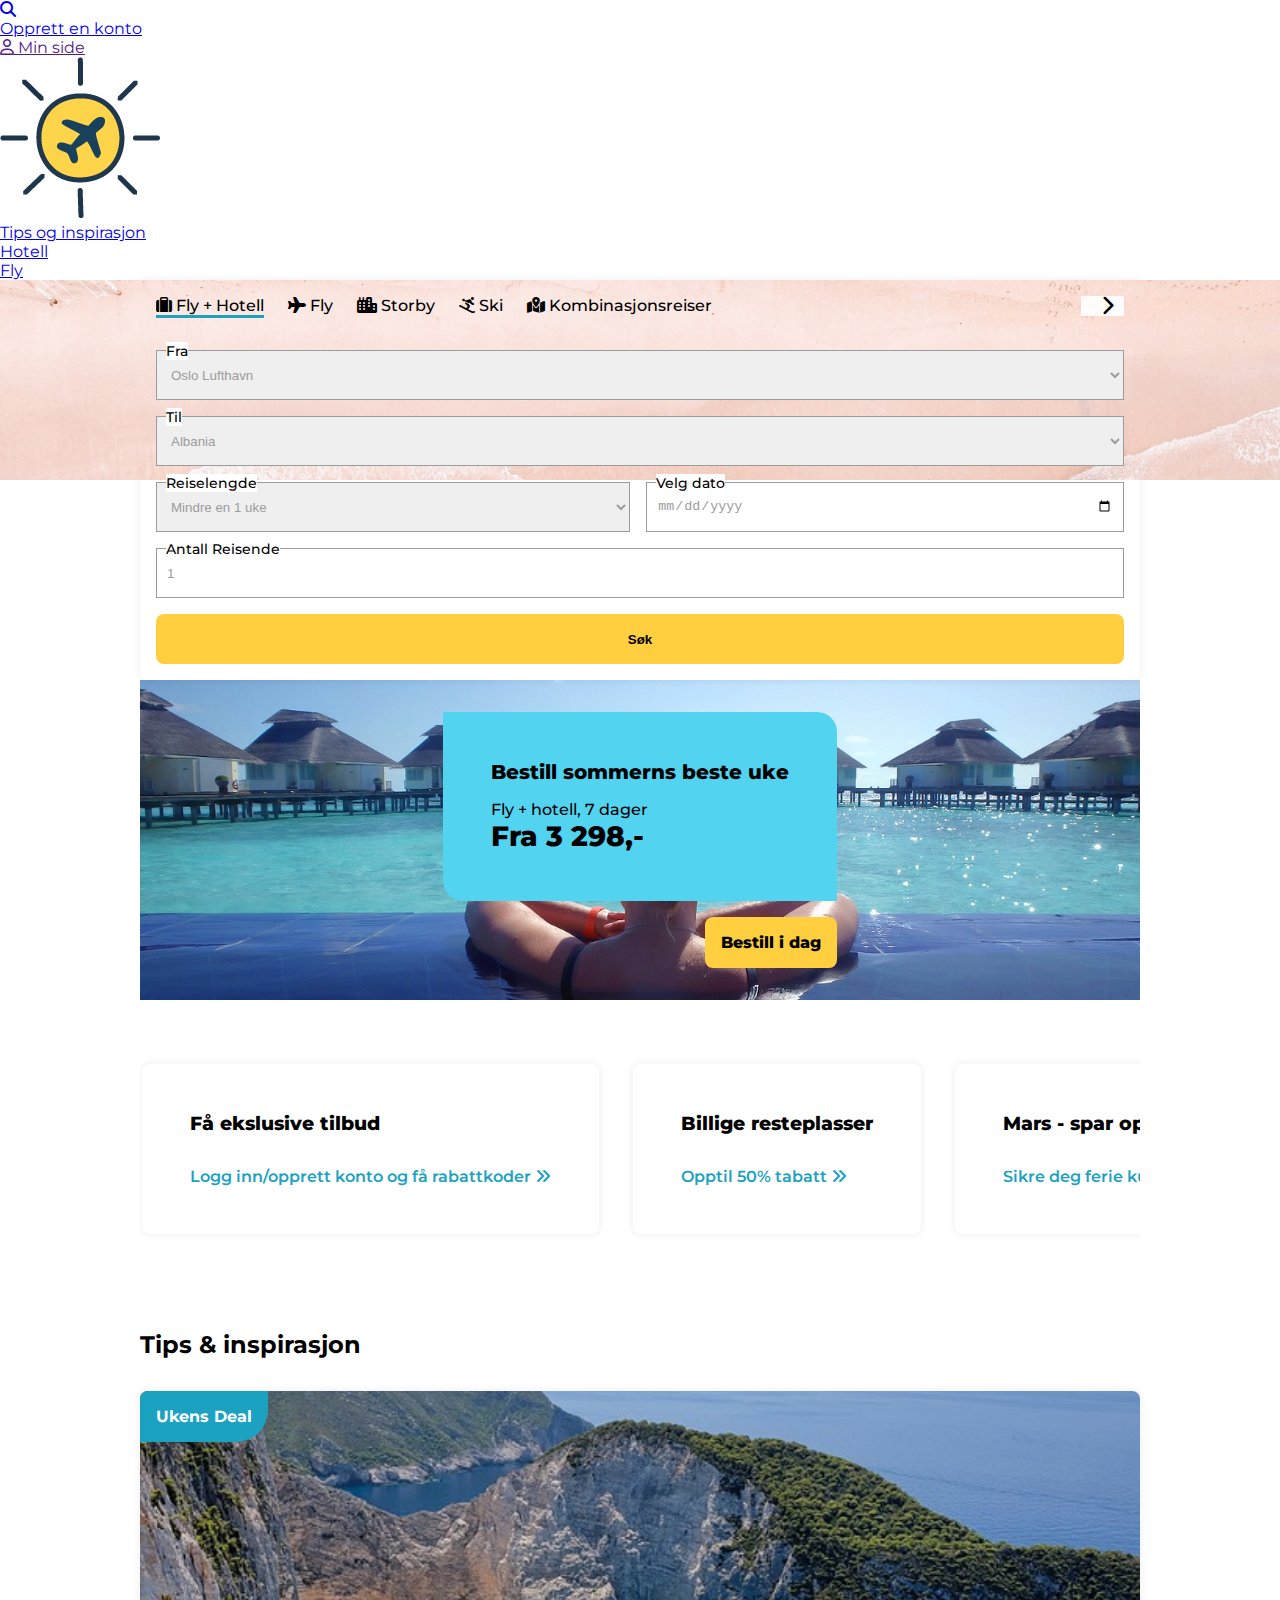
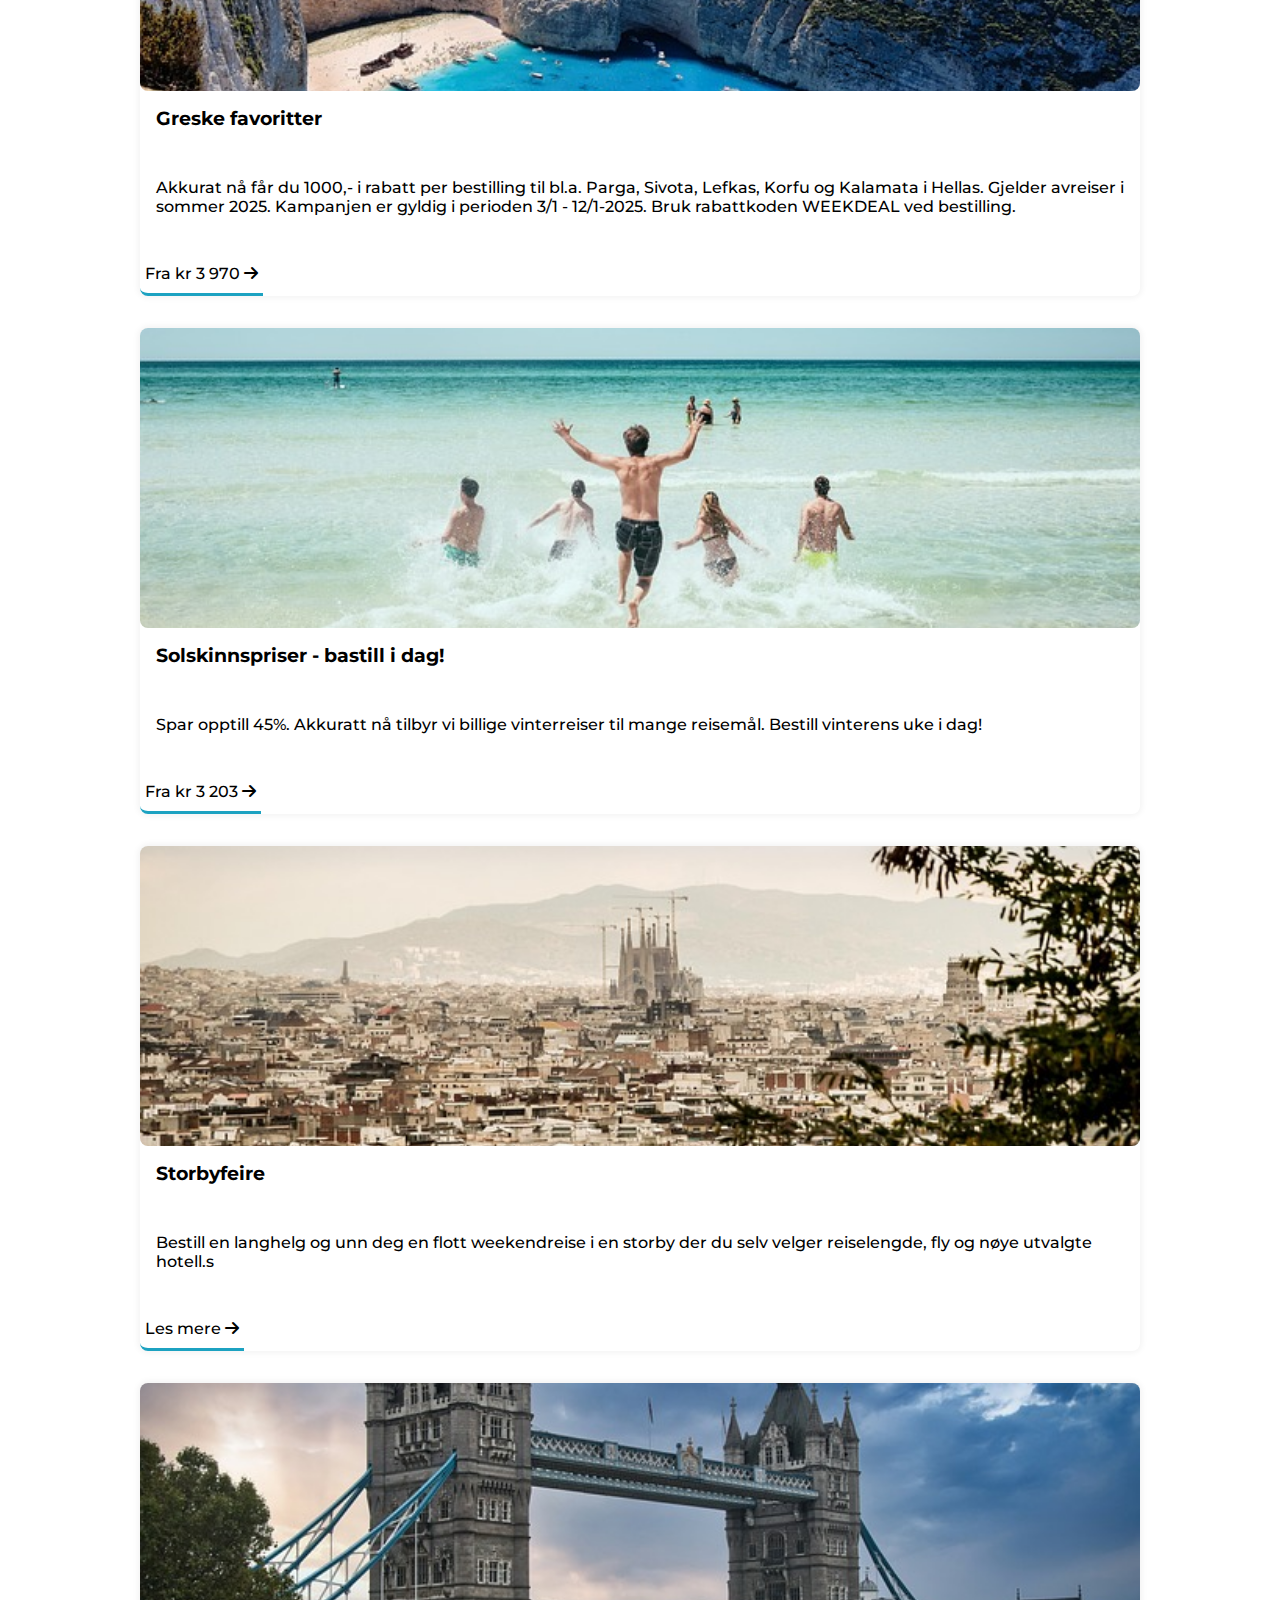
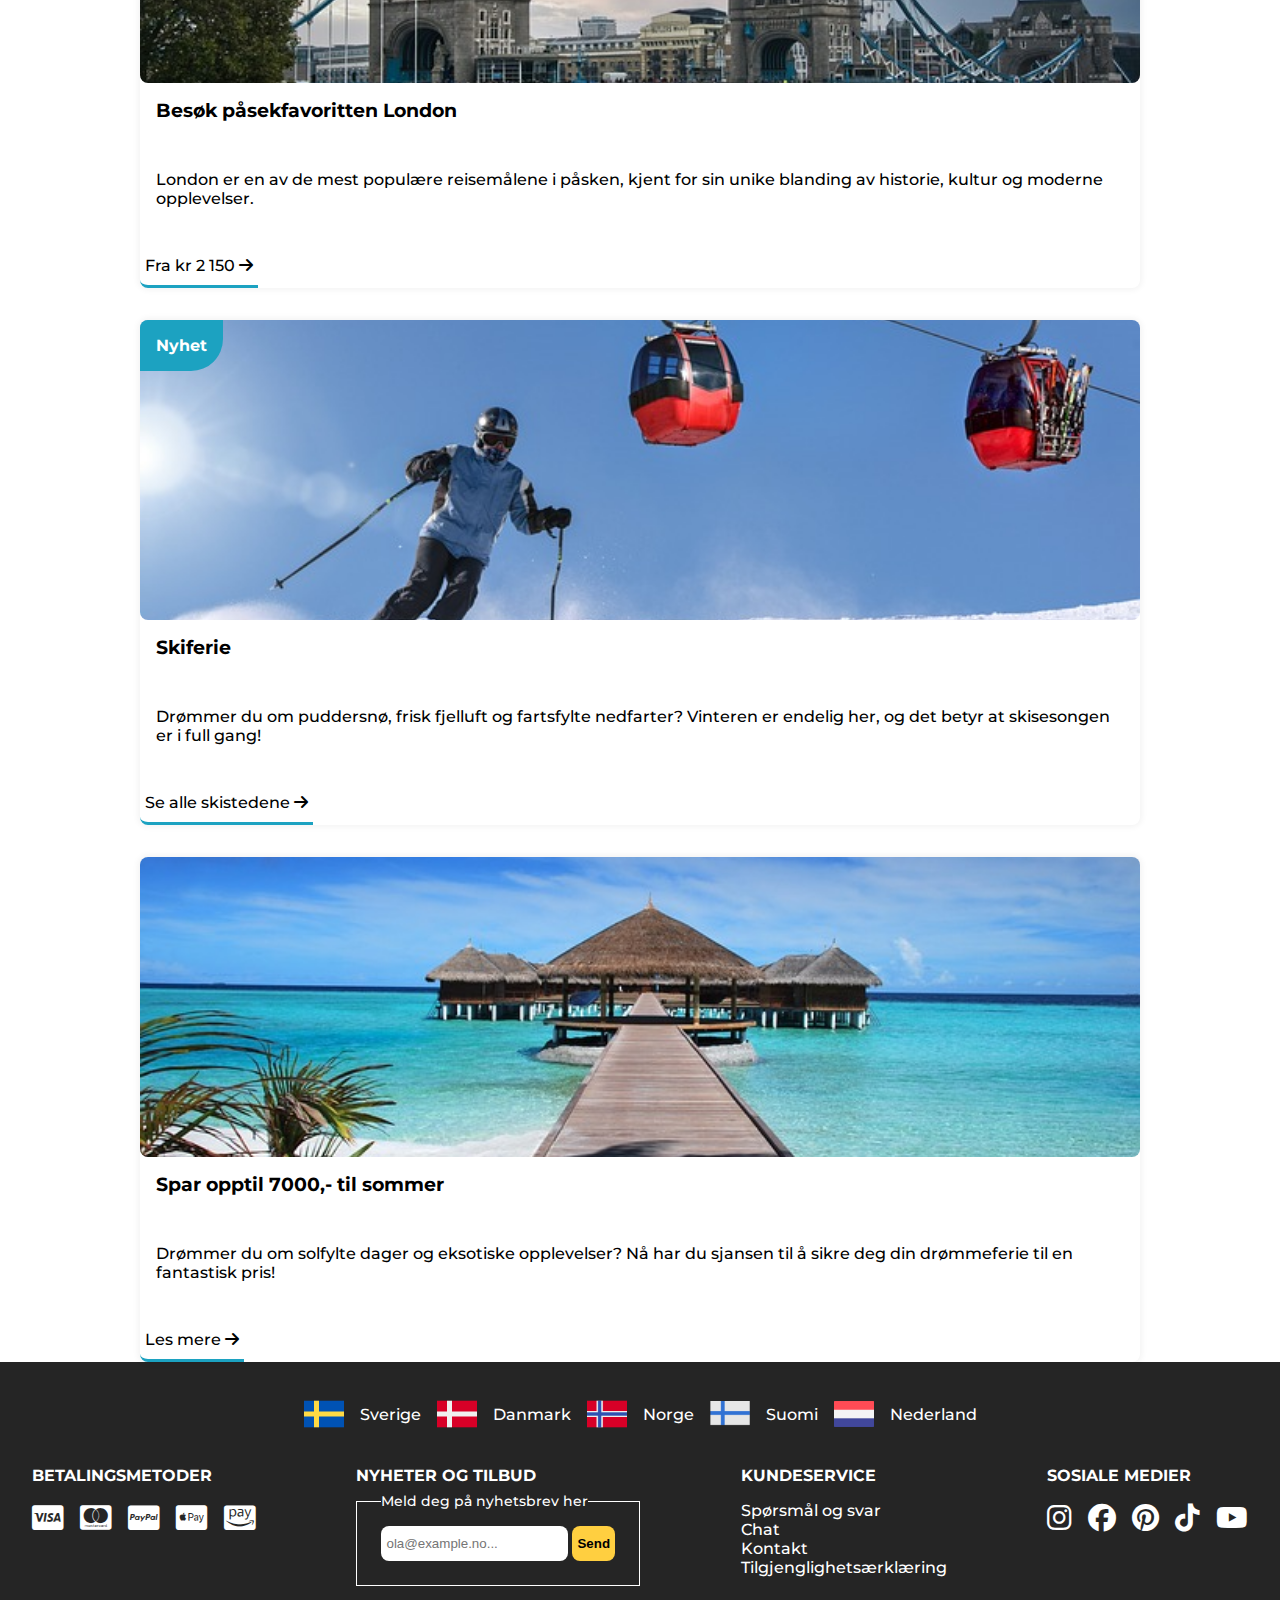
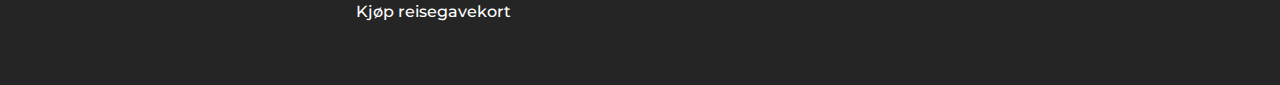
<file: index.html>
<!DOCTYPE html>
<html lang="en">
<head>
    <meta charset="UTF-8">
    <meta name="viewport" content="width=, initial-scale=1.0">
    <link rel="stylesheet" href="css/style.css">
    <link rel="stylesheet" href="ikoner/css/solid.css">
    <link rel="stylesheet" href="ikoner/css/regular.css">
    <link rel="stylesheet" href="ikoner/css/fontawesome.css">
    <link rel="stylesheet" href="ikoner/css/brands.css">
    <meta name="description" content="Velkommen til min nettside, noe som også er min konte-eskamen!">
    <title>Hjem</title>
</head>
<body>
    <header>
        <section class="phone_header">
            <a href="index.html"><img class="logo" src="images/fav.png" alt="Logo"></a>
            <nav class="phone_nav">
                <ul>
                    <li><a href="#tips"><i class="fa-solid fa-magnifying-glass"></i></a></li>
                    <li><a href="#"><i class="fa-regular fa-user"></i></a></li>
                    <li><a href="#"><i class="fa-solid fa-bars"></i></a></li>
                </ul>
            </nav>
        </section>
        <section class="desktop_header">
            <article class="header_top">
                <nav class="top_nav">
                    <ul>
                        <li><a href="#tips"><i class="fa-solid fa-magnifying-glass"></i></a></li>
                        <li class="btn"><a href="#">Opprett en konto</a></li>
                        <li class="btn"><a href=""><i class="fa-regular fa-user"></i> Min side</a></li>
                    </ul>
                </nav>
            </article>
            <article class="header_bottom">
                <a href="index.html"><img class="logo" src="images/fav.png" alt="Logo"></a>
                <nav class="main_nav">
                    <ul>
                        <li><a href="index.html#tips">Tips og inspirasjon</a></li>
                        <li><a href="hotell.html">Hotell</a></li>
                        <li><a href="https://www.norwegian.no/" target="_blank">Fly</a></li>
                    </ul>
                </nav>
            </article>
        </section>
    </header>

    <main>
        <section class="order_scheme">
            <header class="header_image"></header>
            <div class="wrapper">
                <section class="scheme">
                    <article class="breadceumbs_index">
                        <nav class="breadcrumbs_index">
                            <ul>
                                <li class="active"><a href="#"><i class="fa-solid fa-suitcase"></i> Fly + Hotell</a></li>
                                <li><a href="#"><i class="fa-solid fa-plane"></i> Fly</a></li>
                                <li><a href="#"><i class="fa-solid fa-city"></i> Storby</a></li>
                                <li><a href="#"><i class="fa-solid fa-person-skiing"></i> Ski</a></li>
                                <li><a href="#"><i class="fa-solid fa-map-location-dot"></i> Kombinasjonsreiser</a></li>
                            </ul>
                        </nav>
                        <i class="fa-solid fa-chevron-right indicator"></i>
                    </article>
                    <form class="order_form">
                        <article class="from">
                            <label for="from">Fra</label>
                            <select name="from" id="from">
                                <option id="oslo">Oslo Lufthavn</option>
                                <option id="torp">Torp Sandefjord Lufthavn</option>
                                <option id="bergen">Bergen Lufthavn</option>
                                <option id="alta">Alta Lufthavn</option>
                            </select>
                        </article>
                        <article class="to">
                            <label for="to">Til</label>
                            <select name="to" id="to">
                                <option id="albania">Albania</option>
                                <option id="denmark">Danmark</option>
                                <option id="finland">Finland</option>
                                <option id="hellas">Hellas</option>
                            </select>
                        </article>
                        <article class="duration">
                            <label for="duration">Reiselengde</label>
                            <select name="duration" id="duration">
                                <option id="less">Mindre en 1 uke</option>
                                <option id="one">1 Uke</option>
                                <option id="two">2 Uker</option>
                                <option id="more">Mer en 2 uker</option>
                            </select>
                        </article>
                        <article class="date">
                            <label for="date">Velg dato</label>
                            <input type="date" id="date">
                        </article>
                        <article class="travlers">
                            <label for="travlers">Antall Reisende</label>
                            <input type="number" id="travlers" value="1" min="1" max="100"/>
                        </article>
                        <input type="submit" class="search" value="Søk">
                    </form>
                </section>
            </div>
        </section>
        <section class="campaign">
            <article class="content">
                <article class="box">
                    <h3>Bestill sommerns beste uke</h3>
                    <p>Fly + hotell, 7 dager</p>
                    <h1>Fra 3 298,-</h1>
                </article>
                <a href="order.html">Bestill i dag</a>
            </article>
        </section>
        
        <div class="wrapper">
            <section class="offers_row">
                <article class="container">
                    <h3>Få ekslusive tilbud</h3>
                    <a href="#">Logg inn/opprett konto og få rabattkoder <i class="fa-solid fa-angles-right"></i></a>
                </article>
                <article class="container">
                    <h3>Billige resteplasser</h3>
                    <a href="#">Opptil 50% tabatt <i class="fa-solid fa-angles-right"></i></a>
                </article>
                <article class="container">
                    <h3>Mars - spar opptil 5000,-</h3>
                    <a href="#">Sikre deg ferie kupp <i class="fa-solid fa-angles-right"></i></a>
                </article>
            </section>

            <section class="inspiration" id="tips">
                <h2>Tips & inspirasjon</h2>
                <section class="container">
                    <article class="card">
                        <figure class="img">
                            <p class="offer">Ukens Deal</p>
                            <img src="images/beach-6514331_640.jpg" alt="Tips og inspirasjon">
                        </figure>
                        <h3>Greske favoritter</h3>
                        <p>Akkurat nå får du 1000,- i rabatt per bestilling til bl.a. Parga, Sivota, Lefkas, Korfu og Kalamata i Hellas. Gjelder avreiser i sommer 2025. Kampanjen er gyldig i perioden 3/1 - 12/1-2025. Bruk rabattkoden WEEKDEAL ved bestilling.</p>
                        <a href="hotell.html">Fra kr 3 970 <i class="fa-solid fa-arrow-right"></i></a>
                    </article>
                    <article class="card">
                        <figure class="img">
                            <img src="images/beach-1836467_640.jpg" alt="Tips og inspirasjon">
                        </figure>
                        <h3>Solskinnspriser - bastill i dag!</h3>
                        <p>Spar opptill 45%. Akkuratt nå tilbyr vi billige vinterreiser til mange reisemål. Bestill vinterens uke i dag!</p>
                        <a href="hotell.html">Fra kr 3 203 <i class="fa-solid fa-arrow-right"></i></a>
                    </article>
                    <article class="card">
                        <figure class="img">
                            <img src="images/cathedral-427997_640.jpg" alt="Tips og inspirasjon">
                        </figure>
                        <h3>Storbyfeire</h3>
                        <p>Bestill en langhelg og unn deg en flott weekendreise i en storby der du selv velger reiselengde, fly og nøye utvalgte hotell.s</p>
                        <a href="hotell.html">Les mere <i class="fa-solid fa-arrow-right"></i></a>
                    </article>
                    <article class="card">
                        <figure class="img">
                            <img src="images/building-7014904_640.jpg" alt="Tips og inspirasjon">
                        </figure>
                        <h3>Besøk påsekfavoritten London</h3>
                        <p>London er en av de mest populære reisemålene i påsken, kjent for sin unike blanding av historie, kultur og moderne opplevelser.</p>
                        <a href="hotell.html">Fra kr 2 150 <i class="fa-solid fa-arrow-right"></i></a>
                    </article>
                    <article class="card">
                        <figure class="img">
                            <p class="offer">Nyhet</p>
                            <img src="images/ski-slope-3223709_640.jpg" alt="Tips og inspirasjon">
                        </figure>
                        <h3>Skiferie</h3>
                        <p>Drømmer du om puddersnø, frisk fjelluft og fartsfylte nedfarter? Vinteren er endelig her, og det betyr at skisesongen er i full gang!</p>
                        <a href="hotell.html">Se alle skistedene <i class="fa-solid fa-arrow-right"></i></a>
                    </article>
                    <article class="card">
                        <figure class="img">
                            <img src="images/beach-666122_640.jpg" alt="Tips og inspirasjon">
                        </figure>
                        <h3>Spar opptil 7000,- til sommer</h3>
                        <p>Drømmer du om solfylte dager og eksotiske opplevelser? Nå har du sjansen til å sikre deg din drømmeferie til en fantastisk pris!</p>
                        <a href="hotell.html">Les mere <i class="fa-solid fa-arrow-right"></i></a>
                    </article>
                </section>
            </section>

        </div>
    </main>

    <footer>
        <section class="flags">
            <article class="flag">
                <img src="flags/sweden.png" alt="Sverige sitt flagg">
                <p>Sverige</p>
            </article>
            <article class="flag">
                <img src="flags/denmark.png" alt="Danmark sitt flagg">
                <p>Danmark</p>
            </article>
            <article class="flag">
                <img src="flags/norway.png" alt="Norge sitt flagg">
                <p>Norge</p>
            </article>
            <article class="flag">
                <img src="flags/material.png" alt="Finnland sitt flagg">
                <p>Suomi</p>
            </article>
            <article class="flag">
                <img src="flags/netherlands.png" alt="Nederland sitt flagg">
                <p>Nederland</p>
            </article>
        </section>
        <section class="content">
            <article class="payment">
                <h3>Betalingsmetoder</h3>
                <ul class="payment_methods">
                    <li><i class="fa-brands fa-cc-visa"></i></li>
                    <li><i class="fa-brands fa-cc-mastercard"></i></li>
                    <li><i class="fa-brands fa-cc-paypal"></i></li>
                    <li><i class="fa-brands fa-cc-apple-pay"></i></li>
                    <li><i class="fa-brands fa-cc-amazon-pay"></i></li>
                </ul>
            </article>
            <article class="news">
                <h3>Nyheter og tilbud</h3>
                <form>
                    <label for="email">Meld deg på nyhetsbrev her</label>
                    <article class="input_field">
                        <input type="email" name="email" id="email" placeholder="ola@example.no...">
                        <input type="submit" value="Send">
                    </article>
                </form>
                <a href="#">Kjøp reisegavekort</a>
            </article>
            <article class="service">
                <h3>Kundeservice</h3>
                <ul>
                    <li><a href="#">Spørsmål og svar</a></li>
                    <li><a href="#">Chat</a></li>
                    <li><a href="#">Kontakt</a></li>
                    <li><a href="#">Tilgjenglighetsærklæring</a></li>
                </ul>
            </article>
            <article class="social_media">
                <h3>Sosiale medier</h3>
                <ul>
                    <li><a href="https://www.instagram.com/" target="_blank"><i class="fa-brands fa-instagram"></i></a></li>
                    <li><a href="https://www.facebook.com/" target="_blank"><i class="fa-brands fa-facebook"></i></a></li>
                    <li><a href="https://no.pinterest.com/" target="_blank"><i class="fa-brands fa-pinterest"></i></a></li>
                    <li><a href="https://www.tiktok.com/" target="_blank"><i class="fa-brands fa-tiktok"></i></a></li>
                    <li><a href="https://www.youtube.com/" target="_blank"><i class="fa-brands fa-youtube"></i></a></li>
                </ul>
            </article>
        </section>
    </footer>
</body>
</html>
</file>
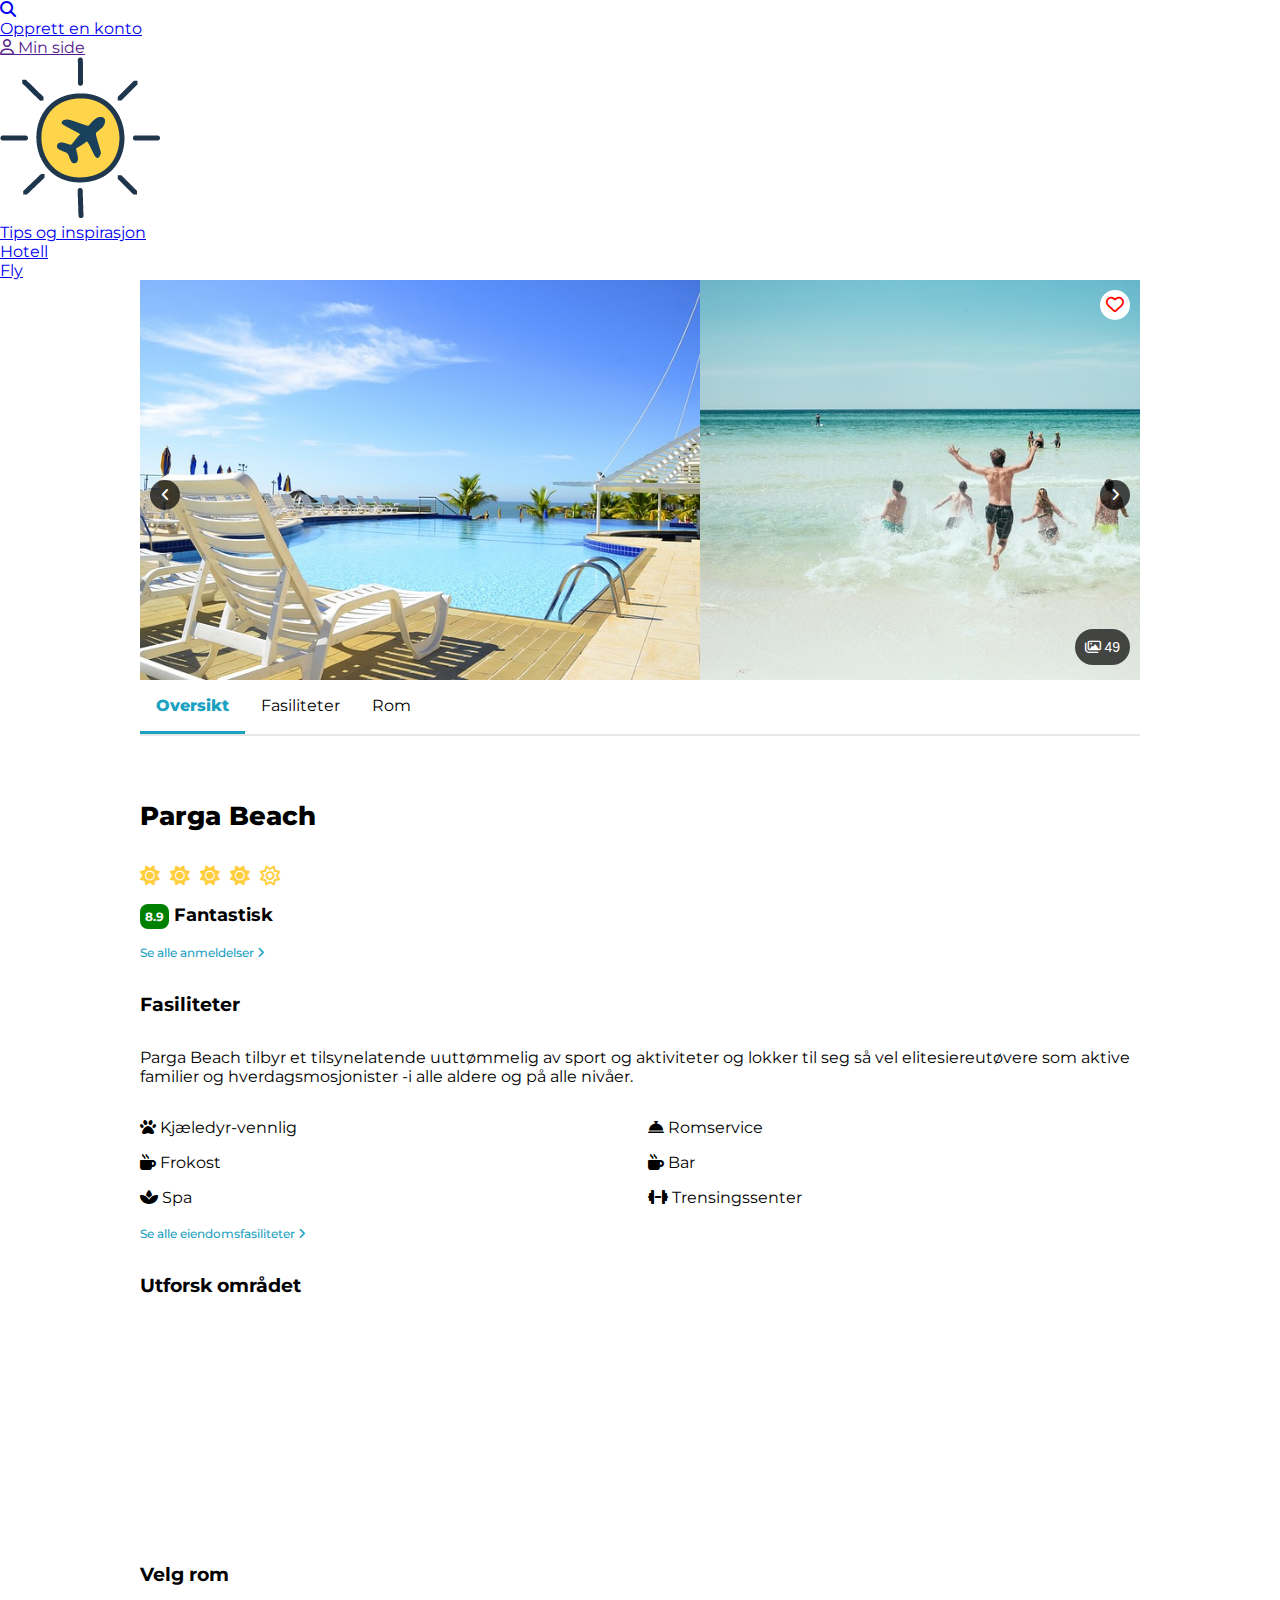
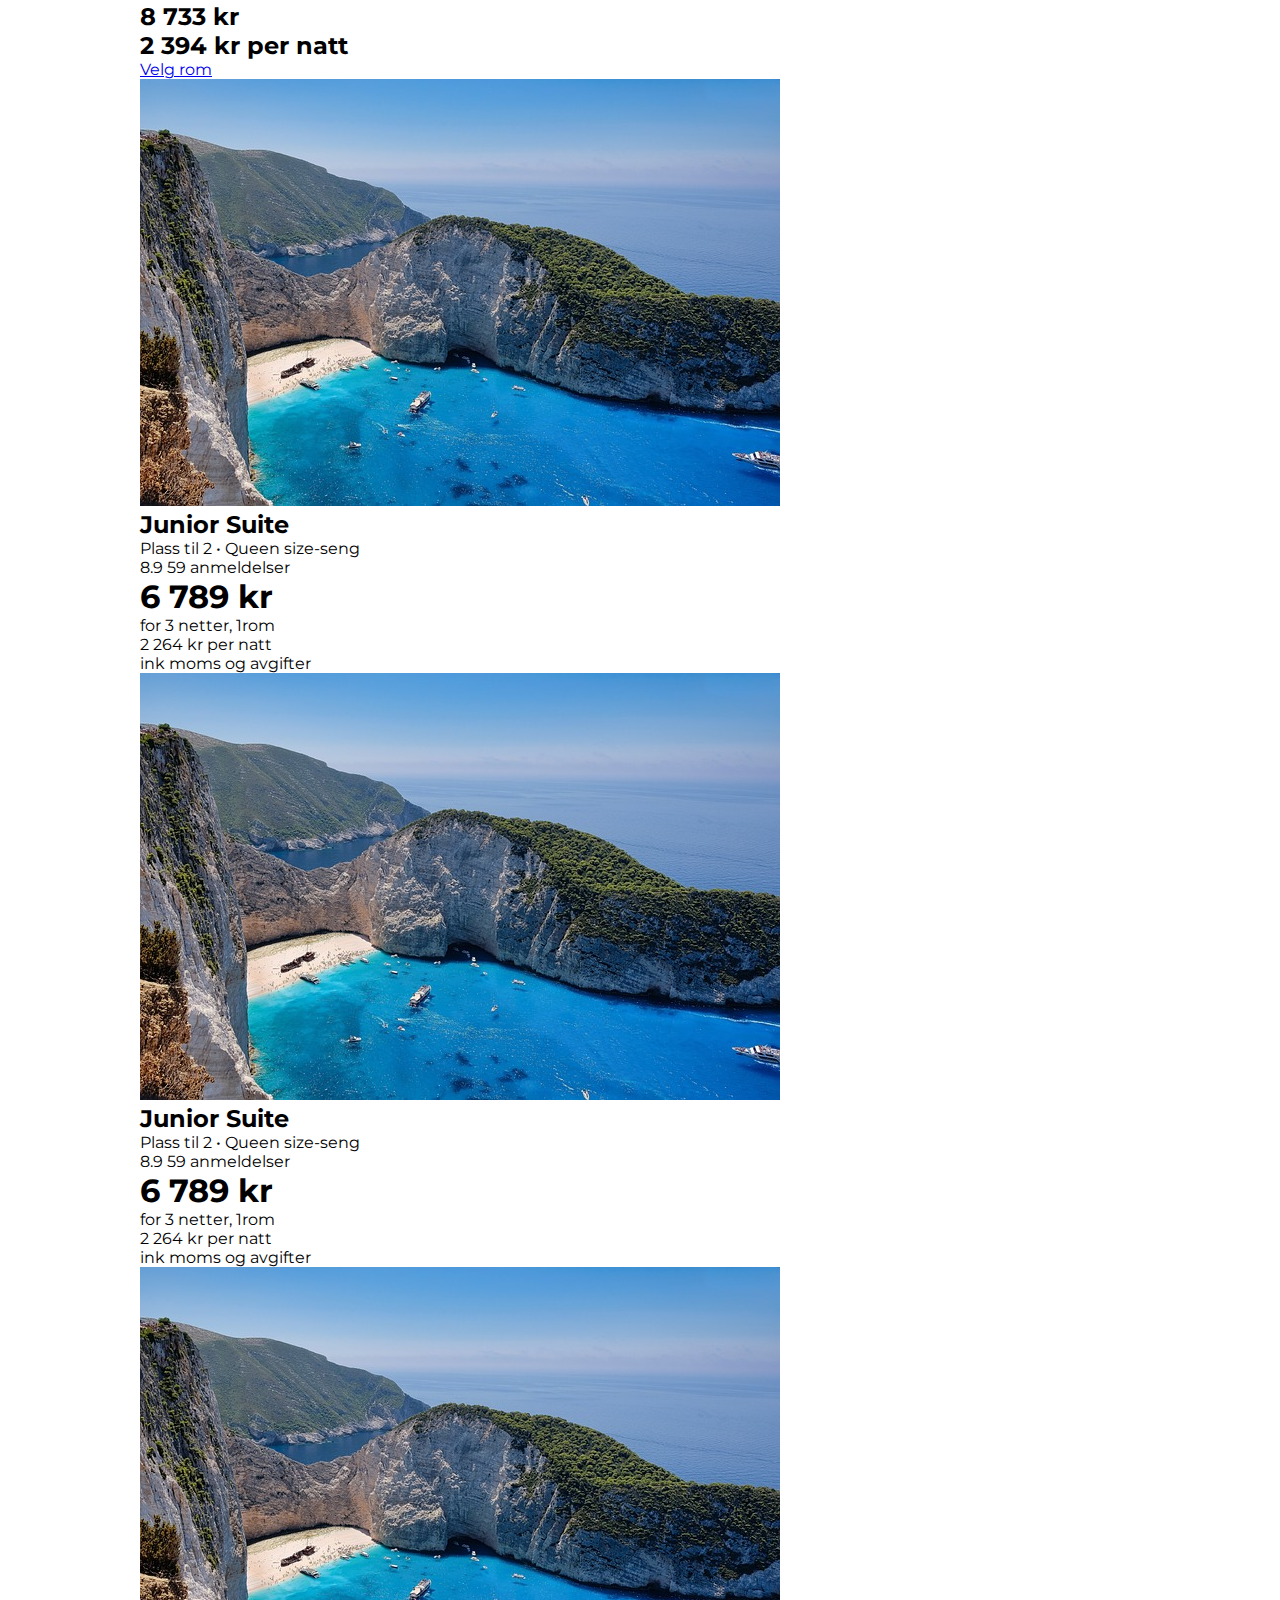
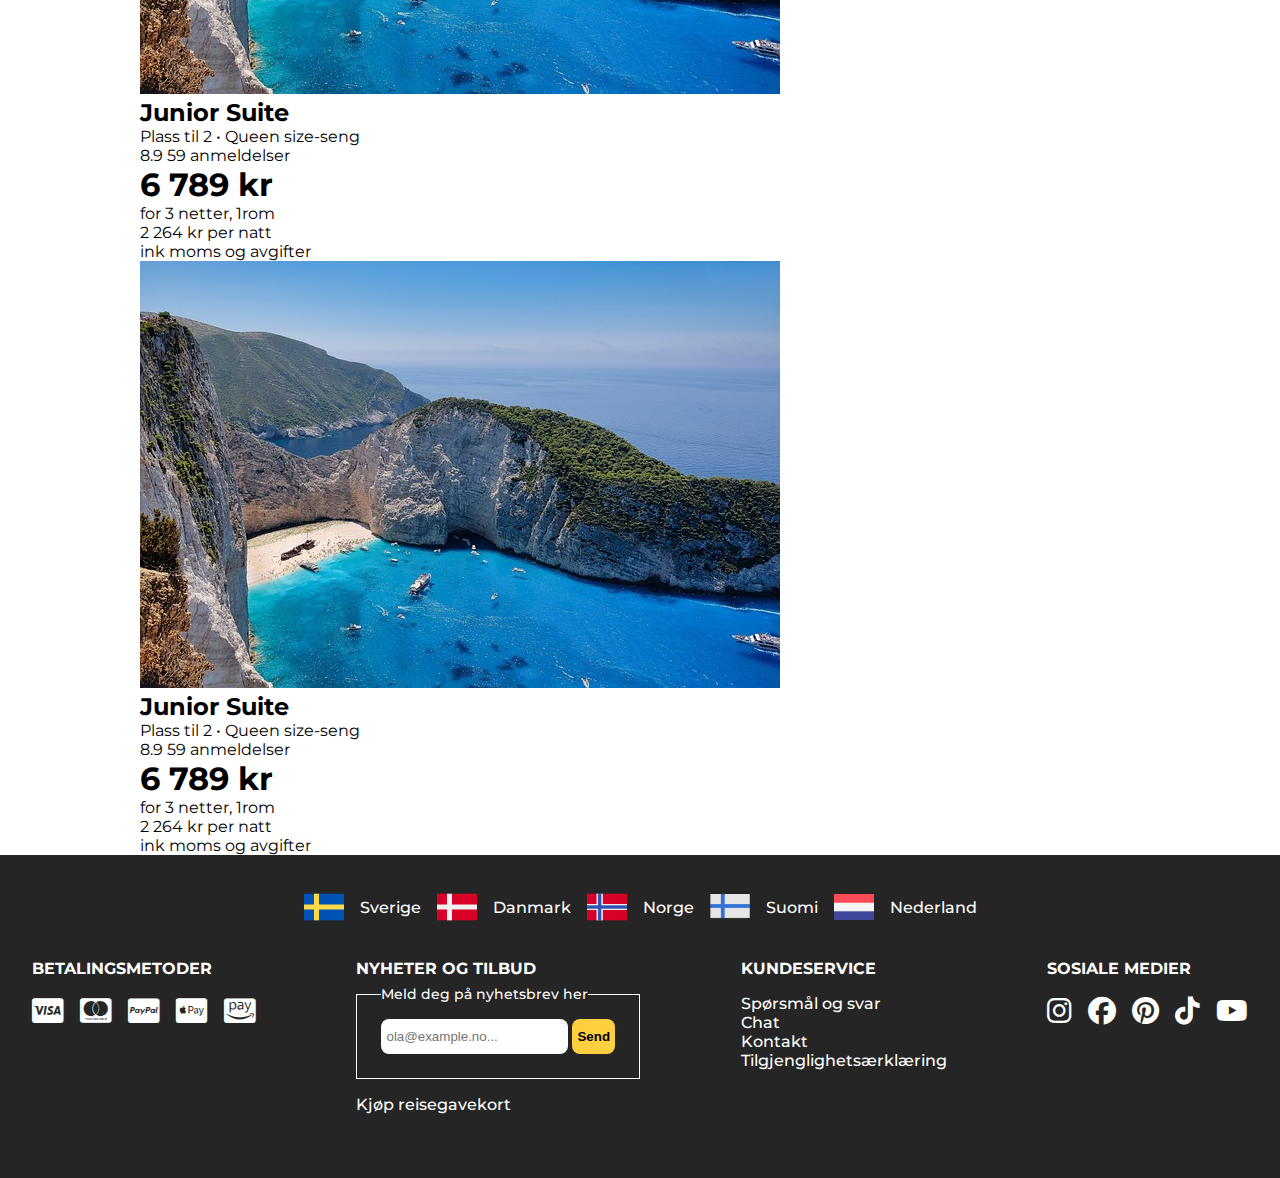
<file: hotell.html>
<!DOCTYPE html>
<html lang="en">
<head>
    <meta charset="UTF-8">
    <meta name="viewport" content="width=, initial-scale=1.0">
    <link rel="stylesheet" href="css/style.css">
    <link rel="stylesheet" href="ikoner/css/solid.css">
    <link rel="stylesheet" href="ikoner/css/regular.css">
    <link rel="stylesheet" href="ikoner/css/fontawesome.css">
    <link rel="stylesheet" href="ikoner/css/brands.css">
    <meta name="description" content="Velkommen til min nettside, noe som også er min konte-eskamen!">
    <title>Hjem</title>
</head>
<body>
    <header>
        <section class="phone_header">
            <a href="index.html"><img class="logo" src="images/fav.png" alt="Logo"></a>
            <nav class="phone_nav">
                <ul>
                    <li><a href="index.html#tips"><i class="fa-solid fa-magnifying-glass"></i></a></li>
                    <li><a href="#"><i class="fa-regular fa-user"></i></a></li>
                    <li><a href="#"><i class="fa-solid fa-bars"></i></a></li>
                </ul>
            </nav>
        </section>
        <section class="desktop_header">
            <article class="header_top">
                <nav class="top_nav">
                    <ul>
                        <li><a href="#tips"><i class="fa-solid fa-magnifying-glass"></i></a></li>
                        <li class="btn"><a href="#">Opprett en konto</a></li>
                        <li class="btn"><a href=""><i class="fa-regular fa-user"></i> Min side</a></li>
                    </ul>
                </nav>
            </article>
            <article class="header_bottom">
                <a href="index.html"><img class="logo" src="images/fav.png" alt="Logo"></a>
                <nav class="main_nav">
                    <ul>
                        <li><a href="#tips">Tips og inspirasjon</a></li>
                        <li><a href="hotell.html">Hotell</a></li>
                        <li><a href="https://www.norwegian.no/" target="_blank">Fly</a></li>
                    </ul>
                </nav>
            </article>
        </section>
    </header>

    <main>
        <section class="gallery">
            <button class="like_btn"><i class="fa-regular fa-heart"></i></button>
            <button class="arrow_left"><i class="fa-solid fa-angle-left"></i></button>
            <article class="images">
                <img src="images/landscape-2016308_640.jpg" alt="Bilde av hotellet">
                <img src="images/beach-1836467_640.jpg" alt="Bilde av hotellet">
                <img src="images/sea-4768869_1920.jpg" alt="Bilde av hotellet">
                <img src="images/beach-6514331_640.jpg" alt="Bilde av hotellet">
                <img src="images/holiday-2733322_1280.jpg" alt="Bilde av hotellet">
                <img src="images/beach-666122_640.jpg" alt="Bilde av hotellet">
            </article>
            <button class="arrow_right"><i class="fa-solid fa-angle-right"></i></button>
            <button class="more_imgs"><i class="fa-regular fa-images"></i> 49</button>
        </section>

        <nav class="options">
            <ul>
                <li class="active"><a href="#information">Oversikt</a></li>
                <li><a href="#facilities">Fasiliteter</a></li>
                <li><a href="#rooms">Rom</a></li>
            </ul>
        </nav>
        <div class="wrapper">
            <section class="information" id="information">
                <h2 class="title">Parga Beach</h2>
                <article class="rating_info">
                    <ul>
                        <li><i class="fa-solid fa-sun"></i></li>
                        <li><i class="fa-solid fa-sun"></i></li>
                        <li><i class="fa-solid fa-sun"></i></li>
                        <li><i class="fa-solid fa-sun"></i></li>
                        <li><i class="fa-regular fa-sun"></i></li>
                    </ul>
                    <h4><span class="rating">8.9</span>Fantastisk</h4>
                    <a href="#">Se alle anmeldelser <i class="fa-solid fa-angle-right"></i></a>
                </article>
                <article class="facilities" id="facilities">
                    <h3>Fasiliteter</h3>
                    <p>Parga Beach tilbyr et tilsynelatende uuttømmelig av sport og aktiviteter og lokker til seg så vel elitesiereutøvere som aktive familier og hverdagsmosjonister -i alle aldere og på alle nivåer.</p>
                    <ul>
                        <li><i class="fa-solid fa-paw"></i> Kjæledyr-vennlig</li>
                        <li><i class="fa-solid fa-bell-concierge"></i> Romservice</li>
                        <li><i class="fa-solid fa-mug-hot"></i> Frokost</li>
                        <li><i class="fa-solid fa-mug-hot"></i> Bar</li>
                        <li><i class="fa-solid fa-spa"></i> Spa</li>
                        <li><i class="fa-solid fa-dumbbell"></i> Trensingssenter</li>
                    </ul>
                    <a href="#">Se alle eiendomsfasiliteter <i class="fa-solid fa-angle-right"></i></a>
                </article>
                <article class="explore">
                    <h3>Utforsk området</h3>
                    <div class="map" id="map">
                        <iframe src="https://www.google.com/maps/embed?pb=!1m18!1m12!1m3!1d3088.1161226002637!2d20.38607865571976!3d39.28561698233593!2m3!1f0!2f0!3f0!3m2!1i1024!2i768!4f13.1!3m3!1m2!1s0x135c632e49c7cda5%3A0x9406a292c1e28ae2!2sParga%20Beach%20Resort!5e0!3m2!1sen!2sno!4v1738295022549!5m2!1sen!2sno" allowfullscreen="" loading="lazy" referrerpolicy="no-referrer-when-downgrade"></iframe>
                    </div>
                </article>
                
                <article class="rooms" id="rooms">
                    <h3>Velg rom</h3>
                    <header class="header">
                        <h2>8 733 kr <br><span class="small">2 394 kr per natt</span></h2>
                        <a href="#">Velg rom</a>   
                    </header>
                    <article class="card">
                        <figure>
                            <img src="images/beach-6514331_640.jpg" alt="Bilde av hotellet">
                        </figure>
                        <h2>Junior Suite</h2>
                        <p class="capacity">Plass til 2 &#x2022; Queen size-seng</p>
                        <p class="rate"><span class="rating">8.9</span> 59 anmeldelser</p>
                        <h1>6 789 kr</h1>
                        <p class="info">for 3 netter, 1rom<br>2 264 kr per natt<br>ink moms og avgifter</p>
                    </article>
                    <article class="card">
                        <figure>
                            <img src="images/beach-6514331_640.jpg" alt="Bilde av hotellet">
                        </figure>
                        <h2>Junior Suite</h2>
                        <p class="capacity">Plass til 2 &#x2022; Queen size-seng</p>
                        <p class="rate"><span class="rating">8.9</span> 59 anmeldelser</p>
                        <h1>6 789 kr</h1>
                        <p class="info">for 3 netter, 1rom<br>2 264 kr per natt<br>ink moms og avgifter</p>
                    </article>
                    <article class="card">
                        <figure>
                            <img src="images/beach-6514331_640.jpg" alt="Bilde av hotellet">
                        </figure>
                        <h2>Junior Suite</h2>
                        <p class="capacity">Plass til 2 &#x2022; Queen size-seng</p>
                        <p class="rate"><span class="rating">8.9</span> 59 anmeldelser</p>
                        <h1>6 789 kr</h1>
                        <p class="info">for 3 netter, 1rom<br>2 264 kr per natt<br>ink moms og avgifter</p>
                    </article>
                    <article class="card">
                        <figure>
                            <img src="images/beach-6514331_640.jpg" alt="Bilde av hotellet">
                        </figure>
                        <h2>Junior Suite</h2>
                        <p class="capacity">Plass til 2 &#x2022; Queen size-seng</p>
                        <p class="rate"><span class="rating">8.9</span> 59 anmeldelser</p>
                        <h1>6 789 kr</h1>
                        <p class="info">for 3 netter, 1rom<br>2 264 kr per natt<br>ink moms og avgifter</p>
                    </article>
                </article>
            </section>
        </div>
    </main>

    <footer>
        <section class="flags">
            <article class="flag">
                <img src="flags/sweden.png" alt="Sverige sitt flagg">
                <p>Sverige</p>
            </article>
            <article class="flag">
                <img src="flags/denmark.png" alt="Danmark sitt flagg">
                <p>Danmark</p>
            </article>
            <article class="flag">
                <img src="flags/norway.png" alt="Norge sitt flagg">
                <p>Norge</p>
            </article>
            <article class="flag">
                <img src="flags/material.png" alt="Finnland sitt flagg">
                <p>Suomi</p>
            </article>
            <article class="flag">
                <img src="flags/netherlands.png" alt="Nederland sitt flagg">
                <p>Nederland</p>
            </article>
        </section>
        <section class="content">
            <article class="payment">
                <h3>Betalingsmetoder</h3>
                <ul class="payment_methods">
                    <li><i class="fa-brands fa-cc-visa"></i></li>
                    <li><i class="fa-brands fa-cc-mastercard"></i></li>
                    <li><i class="fa-brands fa-cc-paypal"></i></li>
                    <li><i class="fa-brands fa-cc-apple-pay"></i></li>
                    <li><i class="fa-brands fa-cc-amazon-pay"></i></li>
                </ul>
            </article>
            <article class="news">
                <h3>Nyheter og tilbud</h3>
                <form>
                    <label for="email">Meld deg på nyhetsbrev her</label>
                    <article class="input_field">
                        <input type="email" name="email" id="email" placeholder="ola@example.no...">
                        <input type="submit" value="Send">
                    </article>
                </form>
                <a href="#">Kjøp reisegavekort</a>
            </article>
            <article class="service">
                <h3>Kundeservice</h3>
                <ul>
                    <li><a href="#">Spørsmål og svar</a></li>
                    <li><a href="#">Chat</a></li>
                    <li><a href="#">Kontakt</a></li>
                    <li><a href="#">Tilgjenglighetsærklæring</a></li>
                </ul>
            </article>
            <article class="social_media">
                <h3>Sosiale medier</h3>
                <ul>
                    <li><a href="https://www.instagram.com/" target="_blank"><i class="fa-brands fa-instagram"></i></a></li>
                    <li><a href="https://www.facebook.com/" target="_blank"><i class="fa-brands fa-facebook"></i></a></li>
                    <li><a href="https://no.pinterest.com/" target="_blank"><i class="fa-brands fa-pinterest"></i></a></li>
                    <li><a href="https://www.tiktok.com/" target="_blank"><i class="fa-brands fa-tiktok"></i></a></li>
                    <li><a href="https://www.youtube.com/" target="_blank"><i class="fa-brands fa-youtube"></i></a></li>
                </ul>
            </article>
        </section>
    </footer>
    </body>
</html>
</file>
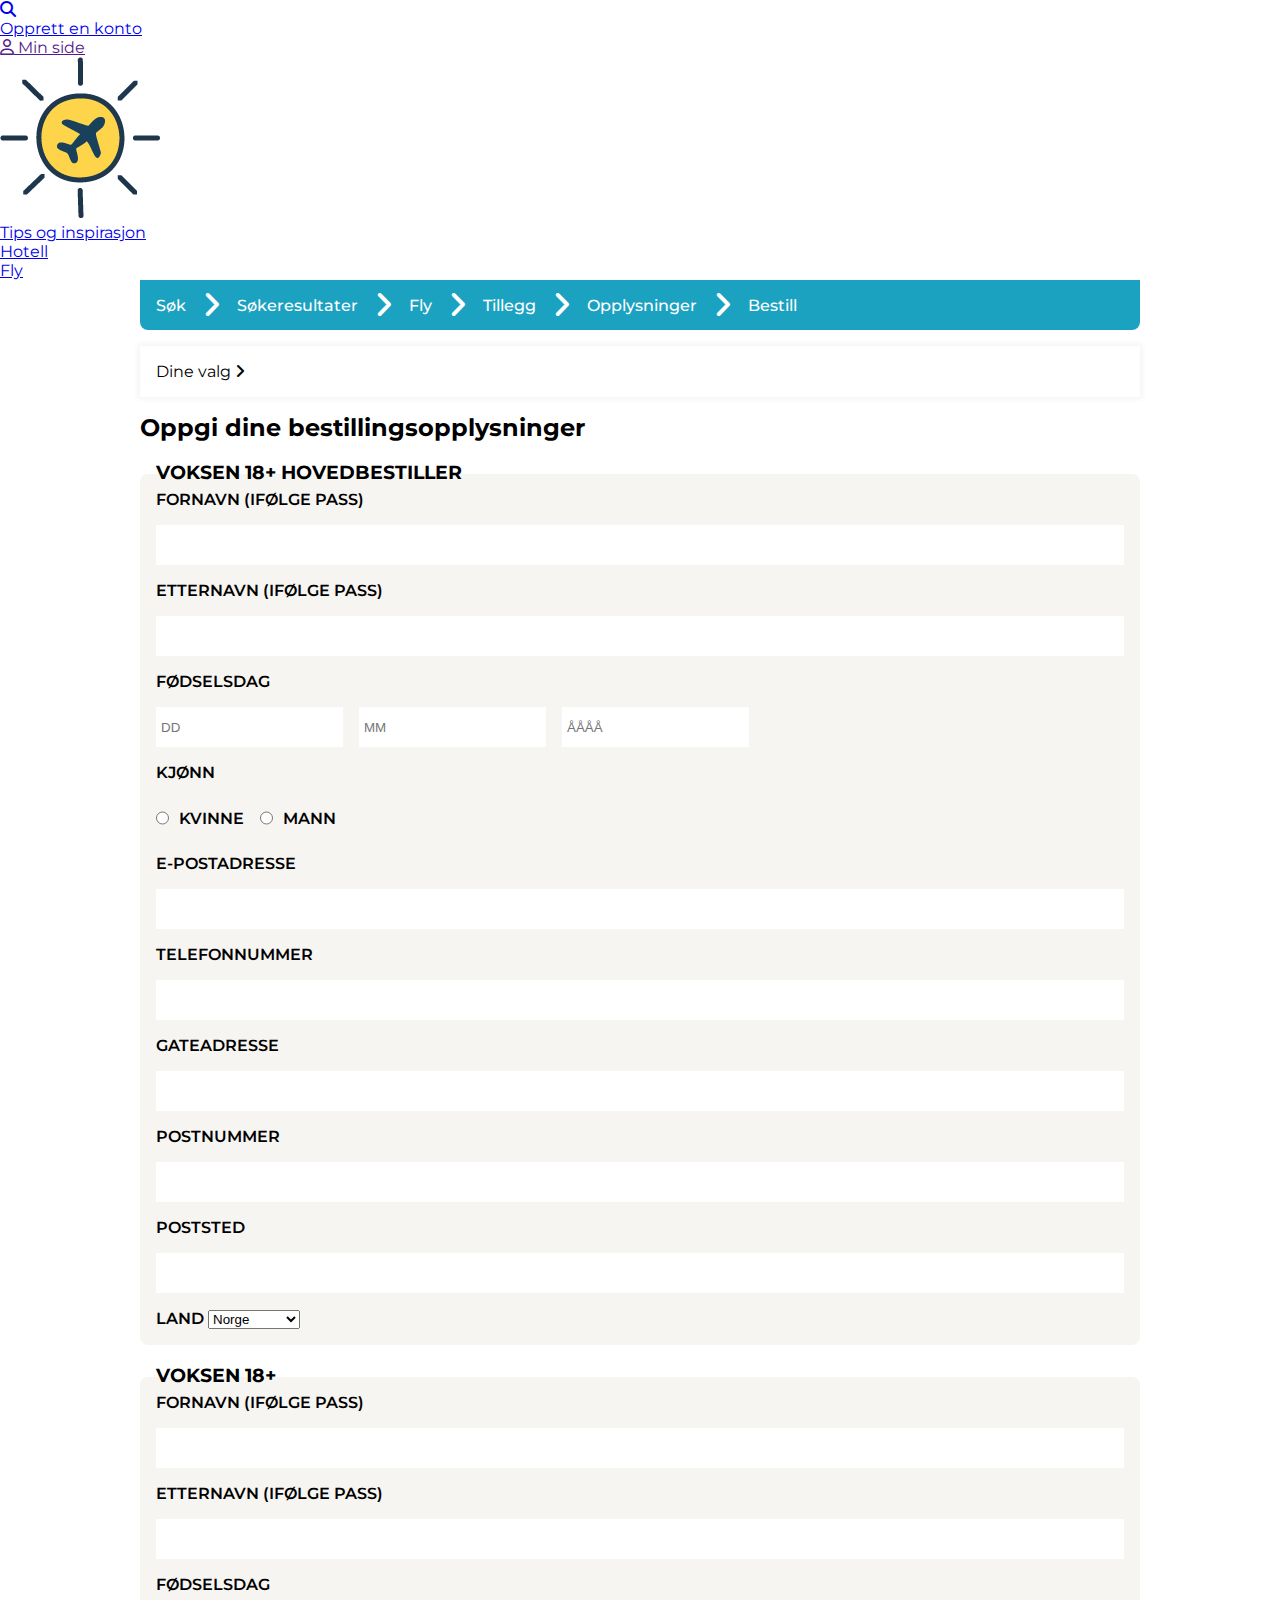
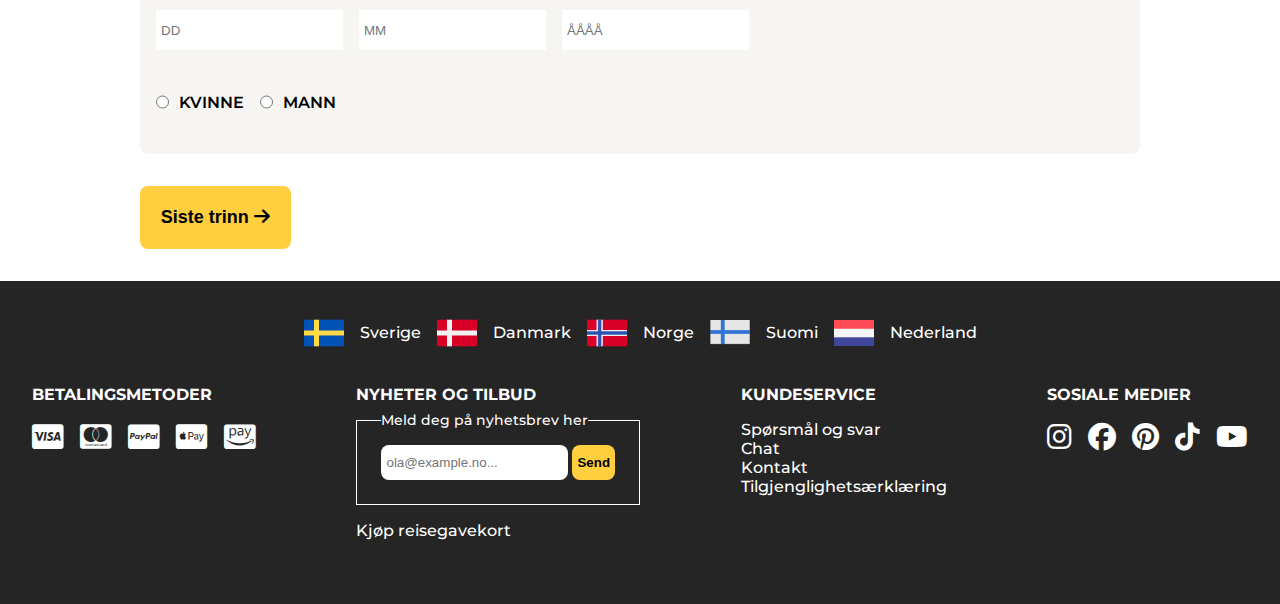
<file: order.html>
<!DOCTYPE html>
<html lang="en">
<head>
    <meta charset="UTF-8">
    <meta name="viewport" content="width=, initial-scale=1.0">
    <link rel="stylesheet" href="css/style.css">
    <link rel="stylesheet" href="ikoner/css/solid.css">
    <link rel="stylesheet" href="ikoner/css/regular.css">
    <link rel="stylesheet" href="ikoner/css/fontawesome.css">
    <link rel="stylesheet" href="ikoner/css/brands.css">
    <meta name="description" content="Velkommen til min nettside, noe som også er min konte-eskamen!">
    <title>Hjem</title>
</head>
<body>
    <header>
        <section class="phone_header">
            <a href="index.html"><img class="logo" src="images/fav.png" alt="Logo"></a>
            <nav class="phone_nav">
                <ul>
                    <li><a href="#tips"><i class="fa-solid fa-magnifying-glass"></i></a></li>
                    <li><a href="#"><i class="fa-regular fa-user"></i></a></li>
                    <li><a href="#"><i class="fa-solid fa-bars"></i></a></li>
                </ul>
            </nav>
        </section>
        <section class="desktop_header">
            <article class="header_top">
                <nav class="top_nav">
                    <ul>
                        <li><a href="#tips"><i class="fa-solid fa-magnifying-glass"></i></a></li>
                        <li class="btn"><a href="#">Opprett en konto</a></li>
                        <li class="btn"><a href=""><i class="fa-regular fa-user"></i> Min side</a></li>
                    </ul>
                </nav>
            </article>
            <article class="header_bottom">
                <a href="index.html"><img class="logo" src="images/fav.png" alt="Logo"></a>
                <nav class="main_nav">
                    <ul>
                        <li><a href="index.html#tips">Tips og inspirasjon</a></li>
                        <li><a href="hotell.html">Hotell</a></li>
                        <li><a href="https://www.norwegian.no/" target="_blank">Fly</a></li>
                    </ul>
                </nav>
            </article>
        </section>
    </header>

    <main>
        <nav class="breadcrumbs">
            <ul>
                <li><a href="index.html">Søk</a></li>
                <li><i class="fa-solid fa-angle-right"></i></li>
                <li><a href="hotell.html">Søkeresultater</a></li>
                <li><i class="fa-solid fa-angle-right"></i></li>
                <li><a href="https://www.norweigan.no/" target="_blank">Fly</a></li>
                <i class="fa-solid fa-angle-right"></i>
                <li><a href="#">Tillegg</a></li>
                <li><i class="fa-solid fa-angle-right"></i></li>
                <li><a href="order.html">Opplysninger</a></li>
                <li><i class="fa-solid fa-angle-right"></i></li>
                <li><a href="#order_btn">Bestill</a></li>
            </ul>
        </nav>
        <div class="wrapper">
            <section class="order_option">
                <article class="my_choise phone">
                    <details>
                        <summary>Dine valg <i class="fa-solid fa-angle-right"></i></summary>
                        <article class="card">
                            <img src="images/landscape-2016308_640.jpg" alt="Bilde av hotellet">
                            <h4>Parga Beach</h4>
                            <ul class="rating">
                                <li><i class="fa-solid fa-sun"></i></li>
                                <li><i class="fa-solid fa-sun"></i></li>
                                <li><i class="fa-solid fa-sun"></i></li>
                                <li><i class="fa-solid fa-sun"></i></li>
                                <li><i class="fa-regular fa-sun"></i></li>
                            </ul>
                            <ul class="facilitis">
                                <li><i class="fa-solid fa-location-dot"></i> Hellas, Parga</li>
                                <li><i class="fa-regular fa-calendar"></i> Man 5 man - man 12 2025</li>
                                <li><i class="fa-regular fa-user"></i> 2 Voksne</li>
                                <li><i class="fa-solid fa-bed"></i> Deluxrom, Balkong og ikke spesifisert utsikt</li>
                                <li><i class="fa-regular fa-user"></i> Frokostbuffe</li>
                                <li><i class="fa-solid fa-plane-departure"></i> Oslo Lufthavn - Preveza</li>
                                <li>22 003,-</li>
                                <li>19 803,-</li>
                            </ul>
                        </article>
                    </details>
                </article>
                <h2>Oppgi dine bestillingsopplysninger</h2>
                <form>
                    <fieldset class="schema">
                        <h3>VOKSEN 18+ HOVEDBESTILLER</h3>
                        <fieldset class="firstname">
                            <label for="firstname">FORNAVN (IFØLGE PASS)</label>
                            <input type="text" id="firstname">
                        </fieldset>
                        <fieldset class="lastname">
                            <label for="lastname">ETTERNAVN (IFØLGE PASS)</label>
                            <input type="text" id="lastname">
                        </fieldset>
                        <fieldset class="birthday">
                            <label for="date">FØDSELSDAG</label>
                            <ul>
                                <li><input type="number" id="date" placeholder="DD"></li>
                                <li><input type="number" id="month" placeholder="MM"></li>
                                <li><input type="number" id="year" placeholder="ÅÅÅÅ"></li>
                            </ul>
                        </fieldset>
                        <fieldset class="gender">
                            <label for="female">KJØNN</label>
                            <ul>
                                <li>
                                    <input type="radio" id="female" name="gender" value="Mann">
                                    <label for="female">KVINNE</label>
                                </li>
                                <li>
                                    <input type="radio" id="male" name="gender" value="Mann">
                                    <label for="male">MANN</label>
                                </li>
                            </ul>
                        </fieldset>
                        <fieldset class="mail">
                            <label for="email">E-POSTADRESSE</label>
                            <input type="email" id="email"> 
                        </fieldset>
                        <fieldset class="phone">
                            <label for="phone">TELEFONNUMMER</label>
                            <input type="text" id="phone"> 
                        </fieldset>
                        <fieldset class="adress">
                            <label for="adress">GATEADRESSE</label>
                            <input type="text" id="adress"> 
                        </fieldset>
                        <fieldset class="zipcode">
                            <label for="zipcode">POSTNUMMER</label>
                            <input type="text" id="zipcode"> 
                        </fieldset>
                        <fieldset class="postal_code">
                            <label for="postal_code">POSTSTED</label>
                            <input type="text" id="postal_code"> 
                        </fieldset>
                        <fieldset class="country">
                            <label for="country">LAND</label>
                            <select name="country" id="country">
                                <option disabled>Velg et land</option>
                                <option value="norge">Norge</option>
                                <option value="sverige">Sverige</option>
                                <option value="denmark">Danmark</option>
                                <option value="tyskland">Tyskland</option>
                            </select>
                        </fieldset>
                    </fieldset>
                    <fieldset class="schema">
                        <h3>VOKSEN 18+</h3>
                        <fieldset class="firstname">
                            <label for="firstname2">FORNAVN (IFØLGE PASS)</label>
                            <input type="text" id="firstname2">
                        </fieldset>
                        <fieldset class="lastname">
                            <label for="lastname2">ETTERNAVN (IFØLGE PASS)</label>
                            <input type="text" id="lastname2">
                        </fieldset>
                        <fieldset class="birthday">
                            <label for="date2">FØDSELSDAG</label>
                            <ul>
                                <li><input type="number" id="date2" placeholder="DD"></li>
                                <li><input type="number" id="month2" placeholder="MM"></li>
                                <li><input type="number" id="year2" placeholder="ÅÅÅÅ"></li>
                            </ul>
                        </fieldset>
                        <fieldset class="gender">
                            <ul>
                                <li>
                                    <input type="radio" id="female2" name="gender" value="Mann">
                                    <label for="female2">KVINNE</label>
                                </li>
                                <li>
                                    <input type="radio" id="male2" name="gender" value="Mann">
                                    <label for="male2">MANN</label>
                                </li>
                            </ul>
                        </fieldset>
                    </fieldset>
                    <button type="submit" id="order_btn">Siste trinn <i class="fa-solid fa-arrow-right"></i></button>
                </form>
                <article class="my_choise desktop">
                    <details>
                        <summary>Dine valg <i class="fa-solid fa-angle-right"></i></summary>
                        <article class="card">
                            <img src="images/landscape-2016308_640.jpg" alt="Bilde av hotellet">
                            <h4>Parga Beach</h4>
                            <ul class="rating">
                                <li><i class="fa-solid fa-sun"></i></li>
                                <li><i class="fa-solid fa-sun"></i></li>
                                <li><i class="fa-solid fa-sun"></i></li>
                                <li><i class="fa-solid fa-sun"></i></li>
                                <li><i class="fa-regular fa-sun"></i></li>
                            </ul>
                            <ul class="facilitis">
                                <li><i class="fa-solid fa-location-dot"></i> Hellas, Parga</li>
                                <li><i class="fa-regular fa-calendar"></i> Man 5 man - man 12 2025</li>
                                <li><i class="fa-regular fa-user"></i> 2 Voksne</li>
                                <li><i class="fa-regular fa-user"></i> Deluxrom, Balkong og ikke spesifisert utsikt</li>
                                <li><i class="fa-regular fa-user"></i> Frokostbuffe</li>
                                <li><i class="fa-solid fa-plane-departure"></i> Oslo Lufthavn - Preveza</li>
                                <li>22 003,-</li>
                                <li>19 803,-</li>
                            </ul>
                        </article>
                    </details>
                </article>
            </section>
        </div>
    </main>

    <footer>
        <section class="flags">
            <article class="flag">
                <img src="flags/sweden.png" alt="Sverige sitt flagg">
                <p>Sverige</p>
            </article>
            <article class="flag">
                <img src="flags/denmark.png" alt="Danmark sitt flagg">
                <p>Danmark</p>
            </article>
            <article class="flag">
                <img src="flags/norway.png" alt="Norge sitt flagg">
                <p>Norge</p>
            </article>
            <article class="flag">
                <img src="flags/material.png" alt="Finnland sitt flagg">
                <p>Suomi</p>
            </article>
            <article class="flag">
                <img src="flags/netherlands.png" alt="Nederland sitt flagg">
                <p>Nederland</p>
            </article>
        </section>
        <section class="content">
            <article class="payment">
                <h3>Betalingsmetoder</h3>
                <ul class="payment_methods">
                    <li><i class="fa-brands fa-cc-visa"></i></li>
                    <li><i class="fa-brands fa-cc-mastercard"></i></li>
                    <li><i class="fa-brands fa-cc-paypal"></i></li>
                    <li><i class="fa-brands fa-cc-apple-pay"></i></li>
                    <li><i class="fa-brands fa-cc-amazon-pay"></i></li>
                </ul>
            </article>
            <article class="news">
                <h3>Nyheter og tilbud</h3>
                <form>
                    <label for="news_email">Meld deg på nyhetsbrev her</label>
                    <article class="input_field">
                        <input type="email" name="news_email" id="news_email" placeholder="ola@example.no...">
                        <input type="submit" value="Send">
                    </article>
                </form>
                <a href="#">Kjøp reisegavekort</a>
            </article>
            <article class="service">
                <h3>Kundeservice</h3>
                <ul>
                    <li><a href="#">Spørsmål og svar</a></li>
                    <li><a href="#">Chat</a></li>
                    <li><a href="#">Kontakt</a></li>
                    <li><a href="#">Tilgjenglighetsærklæring</a></li>
                </ul>
            </article>
            <article class="social_media">
                <h3>Sosiale medier</h3>
                <ul>
                    <li><a href="https://www.instagram.com/" target="_blank"><i class="fa-brands fa-instagram"></i></a></li>
                    <li><a href="https://www.facebook.com/" target="_blank"><i class="fa-brands fa-facebook"></i></a></li>
                    <li><a href="https://no.pinterest.com/" target="_blank"><i class="fa-brands fa-pinterest"></i></a></li>
                    <li><a href="https://www.tiktok.com/" target="_blank"><i class="fa-brands fa-tiktok"></i></a></li>
                    <li><a href="https://www.youtube.com/" target="_blank"><i class="fa-brands fa-youtube"></i></a></li>
                </ul>
            </article>
        </section>
    </footer>
</body>
</html>
</file>
<file: css/style.css>
@import url("https://fonts.googleapis.com/css2?family=Montserrat:ital,wght@0,100..900;1,100..900&display=swap");
* {
  margin: 0;
  padding: 0;
  box-sizing: border-box;
}

html {
  font-family: Montserrat;
}

.wrapper {
  display: block;
  max-width: 1000px;
  width: 90%;
  margin: 0px auto;
}

section.phone_header {
  width: 100%;
  height: 75px;
  display: flex;
  justify-content: space-between;
  align-items: center;
  padding: 0 1rem;
}
section.phone_header img.logo {
  width: 60px;
}
section.phone_header nav.phone_nav ul {
  display: flex;
  gap: 1rem;
  list-style: none;
}
section.phone_header nav.phone_nav ul li a {
  color: #000000;
  font-size: 24px;
  transition: 0.1s all ease;
}
section.phone_header nav.phone_nav ul li a:hover {
  transition: 0.1s all ease;
  opacity: 0.7;
}

section.desktop_header {
  display: none;
}

section.order_scheme {
  width: 100%;
  height: 100%;
  position: relative;
  border-radius: 8px;
  background-color: #ffffff;
}
section.order_scheme header.header_image {
  display: block;
  position: absolute;
  width: 100%;
  height: 50%;
  background-image: url("../images/sea-4768869_1920.jpg");
  background-size: cover;
  background-repeat: no-repeat;
}
section.order_scheme section.scheme {
  width: 100%;
  height: 100%;
  padding: 1rem;
  border-radius: 8px;
  background-color: #ffffff;
  box-shadow: 0px 0px 6px 2px rgba(0, 0, 0, 0.05);
}
section.order_scheme section.scheme article.breadceumbs_index {
  position: relative;
  display: flex;
  width: 100%;
  justify-content: end;
  margin-bottom: 2rem;
}
section.order_scheme section.scheme article.breadceumbs_index i.indicator {
  position: absolute;
  padding-left: 20px;
  padding-right: 10px;
  background: rgba(255, 255, 255, 0.9);
  font-size: 20px;
}
section.order_scheme section.scheme article.breadceumbs_index nav.breadcrumbs_index {
  width: 100%;
  height: auto;
  overflow-y: auto;
}
section.order_scheme section.scheme article.breadceumbs_index nav.breadcrumbs_index ul {
  display: flex;
  flex-direction: row;
  gap: 1.5rem;
  list-style: none;
}
section.order_scheme section.scheme article.breadceumbs_index nav.breadcrumbs_index ul li {
  flex: 0 0 auto;
}
section.order_scheme section.scheme article.breadceumbs_index nav.breadcrumbs_index ul li.active {
  border-bottom: 3px solid #1ca2c1;
}
section.order_scheme section.scheme article.breadceumbs_index nav.breadcrumbs_index ul li a {
  color: #000000;
  font-weight: 500;
  text-decoration: none;
}
section.order_scheme section.scheme form.order_form {
  display: grid;
  gap: 1rem;
  grid-template-rows: auto auto;
  grid-template-areas: "from from" "to to" "duration date" "travlers travlers" "search search";
}
section.order_scheme section.scheme form.order_form .from {
  grid-area: from;
}
section.order_scheme section.scheme form.order_form .to {
  grid-area: to;
}
section.order_scheme section.scheme form.order_form .duration {
  grid-area: duration;
}
section.order_scheme section.scheme form.order_form .date {
  grid-area: date;
}
section.order_scheme section.scheme form.order_form .travlers {
  grid-area: travlers;
}
section.order_scheme section.scheme form.order_form .search {
  grid-area: search;
}
section.order_scheme section.scheme form.order_form article select, section.order_scheme section.scheme form.order_form article input {
  display: block;
  height: 50px;
  width: 100%;
  border: 1px solid #9c9c9c;
  outline: none;
  padding: 0 10px;
  color: #9c9c9c;
}
section.order_scheme section.scheme form.order_form article {
  position: relative;
}
section.order_scheme section.scheme form.order_form article label {
  position: absolute;
  top: -8px;
  margin: 0 10px;
  color: #000000;
  font-size: 14px;
  font-weight: 500;
  background-color: #ffffff;
}
section.order_scheme section.scheme form.order_form input[type=submit] {
  height: 50px;
  background-color: #ffcf40;
  color: #000000;
  font-weight: 600;
  border: none;
  outline: none;
  border-radius: 8px;
}

section.campaign {
  display: flex;
  align-items: center;
  justify-content: center;
  margin: 0px auto;
  max-width: 1000px;
  width: 100%;
  height: auto;
  padding: 2rem 0;
  background-image: url("../images/holiday-2733322_1280.jpg");
  background-repeat: no-repeat;
  background-size: cover;
  background-position: center center;
}
section.campaign article.content {
  display: flex;
  flex-direction: column;
  align-items: end;
  justify-content: end;
}
section.campaign article.content a {
  margin-top: 1rem;
  text-decoration: none;
  font-weight: 800;
  color: #000000;
  border-radius: 8px;
  padding: 1rem;
  background-color: #ffcf40;
  text-align: right;
  transition: 0.1s all ease;
}
section.campaign article.content a:hover {
  transition: 0.1s all ease;
  opacity: 0.7;
}
section.campaign article.content article.box {
  padding: 3rem;
  background-color: #52d3f0;
  border-top-right-radius: 20px;
  border-bottom-left-radius: 20px;
}
section.campaign article.content article.box h3 {
  font-size: 20px;
  font-weight: 800;
}
section.campaign article.content article.box p {
  margin-top: 1rem;
  font-weight: 500;
}
section.campaign article.content article.box h1 {
  font-size: 28px;
  font-weight: 800;
}

section.offers_row {
  width: 100%;
  height: auto;
  padding: 4rem 0;
  overflow-y: auto;
  display: flex;
  flex-direction: row;
  justify-content: space-between;
  gap: 2rem;
}
section.offers_row article.container {
  padding: 3rem;
  margin-left: 2px;
  flex: 0 0 auto;
  border-radius: 8px;
  box-shadow: 0px 0px 6px 2px rgba(0, 0, 0, 0.05);
}
section.offers_row article.container h3 {
  margin-bottom: 2rem;
  font-weight: 800;
}
section.offers_row article.container a {
  text-decoration: none;
  color: #1ca2c1;
  font-weight: 600;
  transition: 0.1s all ease;
}
section.offers_row article.container a:hover {
  transition: 0.1s all ease;
  opacity: 0.7;
}

section.inspiration {
  width: 100%;
  height: auto;
}
section.inspiration h2 {
  padding: 2rem 0;
}
section.inspiration section.container {
  display: flex;
  flex-direction: column;
  gap: 2rem;
}
section.inspiration section.container article.card {
  position: relative;
  width: 100%;
  height: auto;
  border-radius: 8px;
  box-shadow: 0px 0px 6px 2px rgba(0, 0, 0, 0.05);
}
section.inspiration section.container article.card figure.img {
  position: relative;
  width: 100%;
  height: 300px;
  border-radius: 8px;
}
section.inspiration section.container article.card figure.img img {
  width: 100%;
  height: 100%;
  -o-object-fit: cover;
     object-fit: cover;
  border-radius: 8px;
}
section.inspiration section.container article.card figure.img p.offer {
  position: absolute;
  margin-top: 0;
  left: 0;
  top: 0;
  padding: 1rem;
  background-color: #1ca2c1;
  border-top-left-radius: 8px;
  border-bottom-right-radius: 2rem;
  color: #ffffff;
  font-weight: 700;
}
section.inspiration section.container article.card p, section.inspiration section.container article.card h3 {
  padding: 0 1rem;
}
section.inspiration section.container article.card h3 {
  margin-top: 1rem;
}
section.inspiration section.container article.card p {
  margin-top: 3rem;
  margin-bottom: 5rem;
  font-weight: 500;
}
section.inspiration section.container article.card a {
  position: absolute;
  border-bottom: 3px solid #1ca2c1;
  border-bottom-left-radius: 8px;
  color: #000000;
  text-decoration: none;
  padding: 10px 5px;
  font-weight: 500;
  bottom: 0;
  left: 0;
}

section.gallery {
  width: 100%;
  max-width: 1000px;
  margin: 0px auto;
  height: 400px;
  position: relative;
}
section.gallery button.like_btn {
  position: absolute;
  top: 10px;
  right: 10px;
  border-radius: 100%;
  width: 30px;
  height: 30px;
  background-color: #ffffff;
  color: red;
  border: none;
  font-size: 18px;
  cursor: pointer;
  transition: 0.1s all ease;
  text-align: center;
}
section.gallery button.like_btn:hover {
  opacity: 0.7;
  transition: 0.1s all ease;
}
section.gallery button.arrow_left, section.gallery button.arrow_right {
  position: absolute;
  top: 50%;
  border-radius: 100%;
  width: 30px;
  height: 30px;
  background-color: rgba(0, 0, 0, 0.7);
  color: #ffffff;
  border: none;
  font-size: 14px;
  cursor: pointer;
  transition: 0.1s all ease;
}
section.gallery button.arrow_left:hover, section.gallery button.arrow_right:hover {
  opacity: 0.7;
  transition: 0.1s all ease;
}
section.gallery button.arrow_left {
  left: 10px;
}
section.gallery button.arrow_right {
  right: 10px;
}
section.gallery button.more_imgs {
  position: absolute;
  bottom: 15px;
  right: 10px;
  padding: 10px;
  border-radius: 20px;
  background-color: rgba(0, 0, 0, 0.7);
  color: #ffffff;
  border: none;
  font-size: 14px;
  cursor: pointer;
  transition: 0.1s all ease;
}
section.gallery button.more_imgs:hover {
  opacity: 0.7;
  transition: 0.1s all ease;
}
section.gallery article.images {
  width: 100%;
  height: 100%;
  overflow-y: auto;
  display: flex;
  flex-direction: row;
}
section.gallery article.images img {
  width: 100%;
  height: 100%;
}

nav.options {
  width: 100%;
  max-width: 1000px;
  margin: 0px auto;
  border-bottom: 2px solid #e8e8e8;
  margin-bottom: 4rem;
}
nav.options ul {
  display: flex;
  flex-direction: row;
  list-style: none;
}
nav.options ul li {
  padding: 1rem 1rem;
}
nav.options ul li a {
  text-decoration: none;
  color: #000000;
}
nav.options ul li a:hover {
  opacity: 0.7;
}
nav.options ul li.active {
  border-bottom: 3px solid #1ca2c1;
}
nav.options ul li.active a {
  color: #1ca2c1;
  font-weight: 800;
}

section.information h2.title {
  font-weight: 800;
  font-size: 26px;
}
section.information article.rating_info {
  margin: 2rem 0;
}
section.information article.rating_info ul {
  display: flex;
  list-style: none;
  gap: 10px;
  font-size: 20px;
  color: #ffcf40;
}
section.information article.rating_info h4 {
  margin: 1rem 0;
  font-size: 18px;
}
section.information article.rating_info h4 .rating {
  background-color: green;
  padding: 5px;
  border-radius: 8px;
  color: #ffffff;
  font-size: 12px;
  margin-right: 5px;
}
section.information article.rating_info a {
  font-size: 12px;
  text-decoration: none;
  color: #1ca2c1;
  font-weight: 500;
}
section.information article.rating_info a:hover {
  text-decoration: underline;
}
section.information article.facilities h3 {
  margin: 1rem 0;
}
section.information article.facilities p {
  margin: 2rem 0;
}
section.information article.facilities ul {
  display: flex;
  width: 100%;
  flex-wrap: wrap;
  list-style: none;
  gap: 1rem;
  justify-content: space-between;
  margin-bottom: 1rem;
}
section.information article.facilities ul li {
  flex: 1 1 calc(50% - 1rem);
}
section.information article.facilities a {
  font-size: 12px;
  text-decoration: none;
  color: #1ca2c1;
  font-weight: 500;
}
section.information article.facilities a:hover {
  text-decoration: underline;
}
section.information article.explore h3 {
  margin-top: 2rem;
}
section.information article.explore .map {
  width: 100%;
  height: 250px;
}
section.information article.explore .map iframe {
  border: none;
  width: 100%;
  height: 100%;
  border-radius: 8px;
}
section.information article.rooms h3 {
  margin: 1rem 0;
}
nav.breadcrumbs {
  overflow-y: auto;
  width: 100%;
  max-width: 1000px;
  margin: 0px auto;
  height: auto;
  background-color: #1ca2c1;
  border-bottom-right-radius: 8px;
  border-bottom-left-radius: 8px;
}
nav.breadcrumbs ul {
  display: flex;
  flex-direction: row;
  list-style: none;
  align-items: center;
  padding: 10px 0;
}
nav.breadcrumbs ul li {
  flex: 0 0 auto;
  color: #ffffff;
  display: flex;
  justify-content: center;
  align-items: center;
}
nav.breadcrumbs ul li a {
  text-decoration: none;
  color: #ffffff;
  font-weight: 500;
  padding: 0 1rem;
  transition: 0.1s all ease;
}
nav.breadcrumbs ul li a:hover {
  opacity: 0.7;
  transition: 0.1s all ease;
}
nav.breadcrumbs ul i {
  font-size: 30px;
  color: #ffffff;
}

section.order_option h2 {
  margin-bottom: 2rem;
}
section.order_option article.my_choise {
  margin: 1rem 0;
}
section.order_option article.my_choise details {
  padding: 1rem;
  box-shadow: 0px 0px 6px 2px rgba(0, 0, 0, 0.05);
}
section.order_option article.my_choise details summary {
  list-style: none;
}
section.order_option article.my_choise details article.card {
  width: 100%;
  margin-top: 1rem;
  height: auto;
}
section.order_option article.my_choise details article.card img {
  width: 100%;
  height: 300px;
  -o-object-fit: cover;
     object-fit: cover;
}
section.order_option article.my_choise details article.card h4 {
  text-align: center;
}
section.order_option article.my_choise details article.card ul.rating {
  display: flex;
  list-style: none;
  margin: 1rem 0;
  gap: 10px;
}
section.order_option article.my_choise details article.card ul.rating li {
  color: #ffcf40;
  font-size: 18px;
}
section.order_option article.my_choise details article.card ul.facilitis {
  list-style: none;
}
section.order_option article.my_choise details article.card ul.facilitis li {
  line-height: 30px;
}
section.order_option article.my_choise details article.card ul.facilitis li i {
  margin-right: 10px;
}
section.order_option article.my_choise.desktop {
  display: none;
}
section.order_option form {
  display: block;
  position: relative;
  width: 100%;
  height: 100%;
  margin-bottom: 2rem;
}
section.order_option form button[type=submit] {
  padding: 1.3rem;
  font-weight: 800;
  font-size: 18px;
  background-color: #ffcf40;
  color: #000000;
  border: none;
  outline: none;
  border-radius: 8px;
  transition: 0.1s all ease;
  cursor: pointer;
}
section.order_option form button[type=submit]:hover {
  opacity: 0.7;
  transition: 0.1s all ease;
}
section.order_option form fieldset {
  border: none;
  outline: none;
}
section.order_option form .firstname {
  grid-area: firstname;
}
section.order_option form .lastname {
  grid-area: lastname;
}
section.order_option form .birthday {
  grid-area: birthday;
}
section.order_option form .gender {
  grid-area: gender;
}
section.order_option form .email {
  grid-area: email;
}
section.order_option form .phone {
  grid-area: phone;
}
section.order_option form .adress {
  grid-area: adress;
}
section.order_option form .zipcode {
  grid-area: zipcode;
}
section.order_option form .postal_code {
  grid-area: postal_code;
}
section.order_option form .country {
  grid-area: country;
}
section.order_option form fieldset.schema {
  padding: 1rem;
  position: relative;
  width: 100;
  background-color: #f6f5f1;
  margin-bottom: 2em;
  border-radius: 8px;
  grid-template-rows: 100%;
  grid-template-columns: auto;
}
section.order_option form fieldset.schema h3 {
  position: absolute;
  top: -13px;
}
section.order_option form fieldset.schema input {
  display: block;
  width: 100%;
  height: 40px;
  margin: 1rem 0;
  outline: none;
  border: none;
  padding: 0 5px;
}
section.order_option form fieldset.schema label {
  font-weight: 600;
}
section.order_option form fieldset.schema fieldset.birthday ul, section.order_option form fieldset.schema fieldset.gender ul {
  list-style: none;
  display: flex;
  gap: 1rem;
  align-items: center;
}
section.order_option form fieldset.schema fieldset.birthday ul li, section.order_option form fieldset.schema fieldset.gender ul li {
  display: flex;
  align-items: center;
}
section.order_option form fieldset.schema fieldset.birthday ul li label, section.order_option form fieldset.schema fieldset.gender ul li label {
  margin-left: 10px;
}

footer {
  width: 100%;
  height: auto;
  padding: 2rem;
  background-color: #252525;
  display: flex;
  flex-wrap: wrap;
}
footer section.flags {
  display: flex;
  flex-wrap: wrap;
  flex: 1 1 100%;
  width: 100%;
  justify-content: center;
  gap: 1rem;
}
footer section.flags article.flag {
  display: flex;
  align-items: center;
  height: 40px;
  gap: 1rem;
}
footer section.flags article.flag img {
  width: 40px;
  -o-object-fit: scale-down;
     object-fit: scale-down;
}
footer section.flags article.flag p {
  color: #ffffff;
  font-weight: 500;
}
footer section.content {
  display: flex;
  flex-wrap: wrap;
  justify-content: space-between;
  width: 100%;
  margin-top: 2rem;
  gap: 1rem;
}
footer section.content article {
  margin-bottom: 2rem;
}
footer section.content article h3 {
  text-transform: uppercase;
  color: #ffffff;
  font-size: 16px;
  margin-bottom: 1rem;
}
footer section.content article a {
  color: #ffffff;
  font-weight: 500;
  text-decoration: none;
  transition: 0.1s all ease;
}
footer section.content article a:hover {
  opacity: 0.7;
  transition: 0.1s all ease;
}
footer section.content article.payment ul, footer section.content article.social_media ul {
  list-style: none;
  display: flex;
  gap: 1rem;
}
footer section.content article.payment ul li, footer section.content article.payment ul li a, footer section.content article.social_media ul li, footer section.content article.social_media ul li a {
  color: #ffffff;
  font-size: 28px;
}
footer section.content article.news form {
  padding: 1.5rem;
  margin-bottom: 1rem;
  position: relative;
  border: 1px solid #ffffff;
}
footer section.content article.news form label {
  position: absolute;
  top: -10px;
  background-color: #252525;
  color: #ffffff;
  font-size: 14px;
  font-weight: 500;
}
footer section.content article.news form article.input_field {
  margin-bottom: 0;
}
footer section.content article.news form article.input_field input {
  height: 35px;
  border-radius: 8px;
  border: none;
  padding: 0 5px;
}
footer section.content article.news form article.input_field input[type=submit] {
  background-color: #ffcf40;
  font-weight: 800;
}
footer section.content article.service ul {
  list-style: none;
}

@media only screen and (min-width: 900px) {
  section.phone_header {
    display: none;
  }
  section.desktop_header {
    display: block;
  }
}/*# sourceMappingURL=style.css.map */
</file>
<file: ikoner/css/solid.css>
/*!
 * Font Awesome Free 6.6.0 by @fontawesome - https://fontawesome.com
 * License - https://fontawesome.com/license/free (Icons: CC BY 4.0, Fonts: SIL OFL 1.1, Code: MIT License)
 * Copyright 2024 Fonticons, Inc.
 */
:root, :host {
  --fa-style-family-classic: "Font Awesome 6 Free";
  --fa-font-solid: normal 900 1em/1 "Font Awesome 6 Free";
}

@font-face {
  font-family: "Font Awesome 6 Free";
  font-style: normal;
  font-weight: 900;
  font-display: block;
  src: url("../webfonts/fa-solid-900.woff2") format("woff2"), url("../webfonts/fa-solid-900.ttf") format("truetype");
}
.fas,
.fa-solid {
  font-weight: 900;
}/*# sourceMappingURL=solid.css.map */
</file>
<file: ikoner/css/regular.css>
/*!
 * Font Awesome Free 6.6.0 by @fontawesome - https://fontawesome.com
 * License - https://fontawesome.com/license/free (Icons: CC BY 4.0, Fonts: SIL OFL 1.1, Code: MIT License)
 * Copyright 2024 Fonticons, Inc.
 */
:root, :host {
  --fa-style-family-classic: "Font Awesome 6 Free";
  --fa-font-regular: normal 400 1em/1 "Font Awesome 6 Free";
}

@font-face {
  font-family: "Font Awesome 6 Free";
  font-style: normal;
  font-weight: 400;
  font-display: block;
  src: url("../webfonts/fa-regular-400.woff2") format("woff2"), url("../webfonts/fa-regular-400.ttf") format("truetype");
}
.far,
.fa-regular {
  font-weight: 400;
}/*# sourceMappingURL=regular.css.map */
</file>
<file: ikoner/css/brands.css>
/*!
 * Font Awesome Free 6.6.0 by @fontawesome - https://fontawesome.com
 * License - https://fontawesome.com/license/free (Icons: CC BY 4.0, Fonts: SIL OFL 1.1, Code: MIT License)
 * Copyright 2024 Fonticons, Inc.
 */
:root, :host {
  --fa-style-family-brands: "Font Awesome 6 Brands";
  --fa-font-brands: normal 400 1em/1 "Font Awesome 6 Brands";
}

@font-face {
  font-family: "Font Awesome 6 Brands";
  font-style: normal;
  font-weight: 400;
  font-display: block;
  src: url("../webfonts/fa-brands-400.woff2") format("woff2"), url("../webfonts/fa-brands-400.ttf") format("truetype");
}
.fab,
.fa-brands {
  font-weight: 400;
}

.fa-monero:before {
  content: "\f3d0";
}

.fa-hooli:before {
  content: "\f427";
}

.fa-yelp:before {
  content: "\f1e9";
}

.fa-cc-visa:before {
  content: "\f1f0";
}

.fa-lastfm:before {
  content: "\f202";
}

.fa-shopware:before {
  content: "\f5b5";
}

.fa-creative-commons-nc:before {
  content: "\f4e8";
}

.fa-aws:before {
  content: "\f375";
}

.fa-redhat:before {
  content: "\f7bc";
}

.fa-yoast:before {
  content: "\f2b1";
}

.fa-cloudflare:before {
  content: "\e07d";
}

.fa-ups:before {
  content: "\f7e0";
}

.fa-pixiv:before {
  content: "\e640";
}

.fa-wpexplorer:before {
  content: "\f2de";
}

.fa-dyalog:before {
  content: "\f399";
}

.fa-bity:before {
  content: "\f37a";
}

.fa-stackpath:before {
  content: "\f842";
}

.fa-buysellads:before {
  content: "\f20d";
}

.fa-first-order:before {
  content: "\f2b0";
}

.fa-modx:before {
  content: "\f285";
}

.fa-guilded:before {
  content: "\e07e";
}

.fa-vnv:before {
  content: "\f40b";
}

.fa-square-js:before {
  content: "\f3b9";
}

.fa-js-square:before {
  content: "\f3b9";
}

.fa-microsoft:before {
  content: "\f3ca";
}

.fa-qq:before {
  content: "\f1d6";
}

.fa-orcid:before {
  content: "\f8d2";
}

.fa-java:before {
  content: "\f4e4";
}

.fa-invision:before {
  content: "\f7b0";
}

.fa-creative-commons-pd-alt:before {
  content: "\f4ed";
}

.fa-centercode:before {
  content: "\f380";
}

.fa-glide-g:before {
  content: "\f2a6";
}

.fa-drupal:before {
  content: "\f1a9";
}

.fa-jxl:before {
  content: "\e67b";
}

.fa-dart-lang:before {
  content: "\e693";
}

.fa-hire-a-helper:before {
  content: "\f3b0";
}

.fa-creative-commons-by:before {
  content: "\f4e7";
}

.fa-unity:before {
  content: "\e049";
}

.fa-whmcs:before {
  content: "\f40d";
}

.fa-rocketchat:before {
  content: "\f3e8";
}

.fa-vk:before {
  content: "\f189";
}

.fa-untappd:before {
  content: "\f405";
}

.fa-mailchimp:before {
  content: "\f59e";
}

.fa-css3-alt:before {
  content: "\f38b";
}

.fa-square-reddit:before {
  content: "\f1a2";
}

.fa-reddit-square:before {
  content: "\f1a2";
}

.fa-vimeo-v:before {
  content: "\f27d";
}

.fa-contao:before {
  content: "\f26d";
}

.fa-square-font-awesome:before {
  content: "\e5ad";
}

.fa-deskpro:before {
  content: "\f38f";
}

.fa-brave:before {
  content: "\e63c";
}

.fa-sistrix:before {
  content: "\f3ee";
}

.fa-square-instagram:before {
  content: "\e055";
}

.fa-instagram-square:before {
  content: "\e055";
}

.fa-battle-net:before {
  content: "\f835";
}

.fa-the-red-yeti:before {
  content: "\f69d";
}

.fa-square-hacker-news:before {
  content: "\f3af";
}

.fa-hacker-news-square:before {
  content: "\f3af";
}

.fa-edge:before {
  content: "\f282";
}

.fa-threads:before {
  content: "\e618";
}

.fa-napster:before {
  content: "\f3d2";
}

.fa-square-snapchat:before {
  content: "\f2ad";
}

.fa-snapchat-square:before {
  content: "\f2ad";
}

.fa-google-plus-g:before {
  content: "\f0d5";
}

.fa-artstation:before {
  content: "\f77a";
}

.fa-markdown:before {
  content: "\f60f";
}

.fa-sourcetree:before {
  content: "\f7d3";
}

.fa-google-plus:before {
  content: "\f2b3";
}

.fa-diaspora:before {
  content: "\f791";
}

.fa-foursquare:before {
  content: "\f180";
}

.fa-stack-overflow:before {
  content: "\f16c";
}

.fa-github-alt:before {
  content: "\f113";
}

.fa-phoenix-squadron:before {
  content: "\f511";
}

.fa-pagelines:before {
  content: "\f18c";
}

.fa-algolia:before {
  content: "\f36c";
}

.fa-red-river:before {
  content: "\f3e3";
}

.fa-creative-commons-sa:before {
  content: "\f4ef";
}

.fa-safari:before {
  content: "\f267";
}

.fa-google:before {
  content: "\f1a0";
}

.fa-square-font-awesome-stroke:before {
  content: "\f35c";
}

.fa-font-awesome-alt:before {
  content: "\f35c";
}

.fa-atlassian:before {
  content: "\f77b";
}

.fa-linkedin-in:before {
  content: "\f0e1";
}

.fa-digital-ocean:before {
  content: "\f391";
}

.fa-nimblr:before {
  content: "\f5a8";
}

.fa-chromecast:before {
  content: "\f838";
}

.fa-evernote:before {
  content: "\f839";
}

.fa-hacker-news:before {
  content: "\f1d4";
}

.fa-creative-commons-sampling:before {
  content: "\f4f0";
}

.fa-adversal:before {
  content: "\f36a";
}

.fa-creative-commons:before {
  content: "\f25e";
}

.fa-watchman-monitoring:before {
  content: "\e087";
}

.fa-fonticons:before {
  content: "\f280";
}

.fa-weixin:before {
  content: "\f1d7";
}

.fa-shirtsinbulk:before {
  content: "\f214";
}

.fa-codepen:before {
  content: "\f1cb";
}

.fa-git-alt:before {
  content: "\f841";
}

.fa-lyft:before {
  content: "\f3c3";
}

.fa-rev:before {
  content: "\f5b2";
}

.fa-windows:before {
  content: "\f17a";
}

.fa-wizards-of-the-coast:before {
  content: "\f730";
}

.fa-square-viadeo:before {
  content: "\f2aa";
}

.fa-viadeo-square:before {
  content: "\f2aa";
}

.fa-meetup:before {
  content: "\f2e0";
}

.fa-centos:before {
  content: "\f789";
}

.fa-adn:before {
  content: "\f170";
}

.fa-cloudsmith:before {
  content: "\f384";
}

.fa-opensuse:before {
  content: "\e62b";
}

.fa-pied-piper-alt:before {
  content: "\f1a8";
}

.fa-square-dribbble:before {
  content: "\f397";
}

.fa-dribbble-square:before {
  content: "\f397";
}

.fa-codiepie:before {
  content: "\f284";
}

.fa-node:before {
  content: "\f419";
}

.fa-mix:before {
  content: "\f3cb";
}

.fa-steam:before {
  content: "\f1b6";
}

.fa-cc-apple-pay:before {
  content: "\f416";
}

.fa-scribd:before {
  content: "\f28a";
}

.fa-debian:before {
  content: "\e60b";
}

.fa-openid:before {
  content: "\f19b";
}

.fa-instalod:before {
  content: "\e081";
}

.fa-expeditedssl:before {
  content: "\f23e";
}

.fa-sellcast:before {
  content: "\f2da";
}

.fa-square-twitter:before {
  content: "\f081";
}

.fa-twitter-square:before {
  content: "\f081";
}

.fa-r-project:before {
  content: "\f4f7";
}

.fa-delicious:before {
  content: "\f1a5";
}

.fa-freebsd:before {
  content: "\f3a4";
}

.fa-vuejs:before {
  content: "\f41f";
}

.fa-accusoft:before {
  content: "\f369";
}

.fa-ioxhost:before {
  content: "\f208";
}

.fa-fonticons-fi:before {
  content: "\f3a2";
}

.fa-app-store:before {
  content: "\f36f";
}

.fa-cc-mastercard:before {
  content: "\f1f1";
}

.fa-itunes-note:before {
  content: "\f3b5";
}

.fa-golang:before {
  content: "\e40f";
}

.fa-kickstarter:before {
  content: "\f3bb";
}

.fa-square-kickstarter:before {
  content: "\f3bb";
}

.fa-grav:before {
  content: "\f2d6";
}

.fa-weibo:before {
  content: "\f18a";
}

.fa-uncharted:before {
  content: "\e084";
}

.fa-firstdraft:before {
  content: "\f3a1";
}

.fa-square-youtube:before {
  content: "\f431";
}

.fa-youtube-square:before {
  content: "\f431";
}

.fa-wikipedia-w:before {
  content: "\f266";
}

.fa-wpressr:before {
  content: "\f3e4";
}

.fa-rendact:before {
  content: "\f3e4";
}

.fa-angellist:before {
  content: "\f209";
}

.fa-galactic-republic:before {
  content: "\f50c";
}

.fa-nfc-directional:before {
  content: "\e530";
}

.fa-skype:before {
  content: "\f17e";
}

.fa-joget:before {
  content: "\f3b7";
}

.fa-fedora:before {
  content: "\f798";
}

.fa-stripe-s:before {
  content: "\f42a";
}

.fa-meta:before {
  content: "\e49b";
}

.fa-laravel:before {
  content: "\f3bd";
}

.fa-hotjar:before {
  content: "\f3b1";
}

.fa-bluetooth-b:before {
  content: "\f294";
}

.fa-square-letterboxd:before {
  content: "\e62e";
}

.fa-sticker-mule:before {
  content: "\f3f7";
}

.fa-creative-commons-zero:before {
  content: "\f4f3";
}

.fa-hips:before {
  content: "\f452";
}

.fa-behance:before {
  content: "\f1b4";
}

.fa-reddit:before {
  content: "\f1a1";
}

.fa-discord:before {
  content: "\f392";
}

.fa-chrome:before {
  content: "\f268";
}

.fa-app-store-ios:before {
  content: "\f370";
}

.fa-cc-discover:before {
  content: "\f1f2";
}

.fa-wpbeginner:before {
  content: "\f297";
}

.fa-confluence:before {
  content: "\f78d";
}

.fa-shoelace:before {
  content: "\e60c";
}

.fa-mdb:before {
  content: "\f8ca";
}

.fa-dochub:before {
  content: "\f394";
}

.fa-accessible-icon:before {
  content: "\f368";
}

.fa-ebay:before {
  content: "\f4f4";
}

.fa-amazon:before {
  content: "\f270";
}

.fa-unsplash:before {
  content: "\e07c";
}

.fa-yarn:before {
  content: "\f7e3";
}

.fa-square-steam:before {
  content: "\f1b7";
}

.fa-steam-square:before {
  content: "\f1b7";
}

.fa-500px:before {
  content: "\f26e";
}

.fa-square-vimeo:before {
  content: "\f194";
}

.fa-vimeo-square:before {
  content: "\f194";
}

.fa-asymmetrik:before {
  content: "\f372";
}

.fa-font-awesome:before {
  content: "\f2b4";
}

.fa-font-awesome-flag:before {
  content: "\f2b4";
}

.fa-font-awesome-logo-full:before {
  content: "\f2b4";
}

.fa-gratipay:before {
  content: "\f184";
}

.fa-apple:before {
  content: "\f179";
}

.fa-hive:before {
  content: "\e07f";
}

.fa-gitkraken:before {
  content: "\f3a6";
}

.fa-keybase:before {
  content: "\f4f5";
}

.fa-apple-pay:before {
  content: "\f415";
}

.fa-padlet:before {
  content: "\e4a0";
}

.fa-amazon-pay:before {
  content: "\f42c";
}

.fa-square-github:before {
  content: "\f092";
}

.fa-github-square:before {
  content: "\f092";
}

.fa-stumbleupon:before {
  content: "\f1a4";
}

.fa-fedex:before {
  content: "\f797";
}

.fa-phoenix-framework:before {
  content: "\f3dc";
}

.fa-shopify:before {
  content: "\e057";
}

.fa-neos:before {
  content: "\f612";
}

.fa-square-threads:before {
  content: "\e619";
}

.fa-hackerrank:before {
  content: "\f5f7";
}

.fa-researchgate:before {
  content: "\f4f8";
}

.fa-swift:before {
  content: "\f8e1";
}

.fa-angular:before {
  content: "\f420";
}

.fa-speakap:before {
  content: "\f3f3";
}

.fa-angrycreative:before {
  content: "\f36e";
}

.fa-y-combinator:before {
  content: "\f23b";
}

.fa-empire:before {
  content: "\f1d1";
}

.fa-envira:before {
  content: "\f299";
}

.fa-google-scholar:before {
  content: "\e63b";
}

.fa-square-gitlab:before {
  content: "\e5ae";
}

.fa-gitlab-square:before {
  content: "\e5ae";
}

.fa-studiovinari:before {
  content: "\f3f8";
}

.fa-pied-piper:before {
  content: "\f2ae";
}

.fa-wordpress:before {
  content: "\f19a";
}

.fa-product-hunt:before {
  content: "\f288";
}

.fa-firefox:before {
  content: "\f269";
}

.fa-linode:before {
  content: "\f2b8";
}

.fa-goodreads:before {
  content: "\f3a8";
}

.fa-square-odnoklassniki:before {
  content: "\f264";
}

.fa-odnoklassniki-square:before {
  content: "\f264";
}

.fa-jsfiddle:before {
  content: "\f1cc";
}

.fa-sith:before {
  content: "\f512";
}

.fa-themeisle:before {
  content: "\f2b2";
}

.fa-page4:before {
  content: "\f3d7";
}

.fa-hashnode:before {
  content: "\e499";
}

.fa-react:before {
  content: "\f41b";
}

.fa-cc-paypal:before {
  content: "\f1f4";
}

.fa-squarespace:before {
  content: "\f5be";
}

.fa-cc-stripe:before {
  content: "\f1f5";
}

.fa-creative-commons-share:before {
  content: "\f4f2";
}

.fa-bitcoin:before {
  content: "\f379";
}

.fa-keycdn:before {
  content: "\f3ba";
}

.fa-opera:before {
  content: "\f26a";
}

.fa-itch-io:before {
  content: "\f83a";
}

.fa-umbraco:before {
  content: "\f8e8";
}

.fa-galactic-senate:before {
  content: "\f50d";
}

.fa-ubuntu:before {
  content: "\f7df";
}

.fa-draft2digital:before {
  content: "\f396";
}

.fa-stripe:before {
  content: "\f429";
}

.fa-houzz:before {
  content: "\f27c";
}

.fa-gg:before {
  content: "\f260";
}

.fa-dhl:before {
  content: "\f790";
}

.fa-square-pinterest:before {
  content: "\f0d3";
}

.fa-pinterest-square:before {
  content: "\f0d3";
}

.fa-xing:before {
  content: "\f168";
}

.fa-blackberry:before {
  content: "\f37b";
}

.fa-creative-commons-pd:before {
  content: "\f4ec";
}

.fa-playstation:before {
  content: "\f3df";
}

.fa-quinscape:before {
  content: "\f459";
}

.fa-less:before {
  content: "\f41d";
}

.fa-blogger-b:before {
  content: "\f37d";
}

.fa-opencart:before {
  content: "\f23d";
}

.fa-vine:before {
  content: "\f1ca";
}

.fa-signal-messenger:before {
  content: "\e663";
}

.fa-paypal:before {
  content: "\f1ed";
}

.fa-gitlab:before {
  content: "\f296";
}

.fa-typo3:before {
  content: "\f42b";
}

.fa-reddit-alien:before {
  content: "\f281";
}

.fa-yahoo:before {
  content: "\f19e";
}

.fa-dailymotion:before {
  content: "\e052";
}

.fa-affiliatetheme:before {
  content: "\f36b";
}

.fa-pied-piper-pp:before {
  content: "\f1a7";
}

.fa-bootstrap:before {
  content: "\f836";
}

.fa-odnoklassniki:before {
  content: "\f263";
}

.fa-nfc-symbol:before {
  content: "\e531";
}

.fa-mintbit:before {
  content: "\e62f";
}

.fa-ethereum:before {
  content: "\f42e";
}

.fa-speaker-deck:before {
  content: "\f83c";
}

.fa-creative-commons-nc-eu:before {
  content: "\f4e9";
}

.fa-patreon:before {
  content: "\f3d9";
}

.fa-avianex:before {
  content: "\f374";
}

.fa-ello:before {
  content: "\f5f1";
}

.fa-gofore:before {
  content: "\f3a7";
}

.fa-bimobject:before {
  content: "\f378";
}

.fa-brave-reverse:before {
  content: "\e63d";
}

.fa-facebook-f:before {
  content: "\f39e";
}

.fa-square-google-plus:before {
  content: "\f0d4";
}

.fa-google-plus-square:before {
  content: "\f0d4";
}

.fa-web-awesome:before {
  content: "\e682";
}

.fa-mandalorian:before {
  content: "\f50f";
}

.fa-first-order-alt:before {
  content: "\f50a";
}

.fa-osi:before {
  content: "\f41a";
}

.fa-google-wallet:before {
  content: "\f1ee";
}

.fa-d-and-d-beyond:before {
  content: "\f6ca";
}

.fa-periscope:before {
  content: "\f3da";
}

.fa-fulcrum:before {
  content: "\f50b";
}

.fa-cloudscale:before {
  content: "\f383";
}

.fa-forumbee:before {
  content: "\f211";
}

.fa-mizuni:before {
  content: "\f3cc";
}

.fa-schlix:before {
  content: "\f3ea";
}

.fa-square-xing:before {
  content: "\f169";
}

.fa-xing-square:before {
  content: "\f169";
}

.fa-bandcamp:before {
  content: "\f2d5";
}

.fa-wpforms:before {
  content: "\f298";
}

.fa-cloudversify:before {
  content: "\f385";
}

.fa-usps:before {
  content: "\f7e1";
}

.fa-megaport:before {
  content: "\f5a3";
}

.fa-magento:before {
  content: "\f3c4";
}

.fa-spotify:before {
  content: "\f1bc";
}

.fa-optin-monster:before {
  content: "\f23c";
}

.fa-fly:before {
  content: "\f417";
}

.fa-aviato:before {
  content: "\f421";
}

.fa-itunes:before {
  content: "\f3b4";
}

.fa-cuttlefish:before {
  content: "\f38c";
}

.fa-blogger:before {
  content: "\f37c";
}

.fa-flickr:before {
  content: "\f16e";
}

.fa-viber:before {
  content: "\f409";
}

.fa-soundcloud:before {
  content: "\f1be";
}

.fa-digg:before {
  content: "\f1a6";
}

.fa-tencent-weibo:before {
  content: "\f1d5";
}

.fa-letterboxd:before {
  content: "\e62d";
}

.fa-symfony:before {
  content: "\f83d";
}

.fa-maxcdn:before {
  content: "\f136";
}

.fa-etsy:before {
  content: "\f2d7";
}

.fa-facebook-messenger:before {
  content: "\f39f";
}

.fa-audible:before {
  content: "\f373";
}

.fa-think-peaks:before {
  content: "\f731";
}

.fa-bilibili:before {
  content: "\e3d9";
}

.fa-erlang:before {
  content: "\f39d";
}

.fa-x-twitter:before {
  content: "\e61b";
}

.fa-cotton-bureau:before {
  content: "\f89e";
}

.fa-dashcube:before {
  content: "\f210";
}

.fa-42-group:before {
  content: "\e080";
}

.fa-innosoft:before {
  content: "\e080";
}

.fa-stack-exchange:before {
  content: "\f18d";
}

.fa-elementor:before {
  content: "\f430";
}

.fa-square-pied-piper:before {
  content: "\e01e";
}

.fa-pied-piper-square:before {
  content: "\e01e";
}

.fa-creative-commons-nd:before {
  content: "\f4eb";
}

.fa-palfed:before {
  content: "\f3d8";
}

.fa-superpowers:before {
  content: "\f2dd";
}

.fa-resolving:before {
  content: "\f3e7";
}

.fa-xbox:before {
  content: "\f412";
}

.fa-square-web-awesome-stroke:before {
  content: "\e684";
}

.fa-searchengin:before {
  content: "\f3eb";
}

.fa-tiktok:before {
  content: "\e07b";
}

.fa-square-facebook:before {
  content: "\f082";
}

.fa-facebook-square:before {
  content: "\f082";
}

.fa-renren:before {
  content: "\f18b";
}

.fa-linux:before {
  content: "\f17c";
}

.fa-glide:before {
  content: "\f2a5";
}

.fa-linkedin:before {
  content: "\f08c";
}

.fa-hubspot:before {
  content: "\f3b2";
}

.fa-deploydog:before {
  content: "\f38e";
}

.fa-twitch:before {
  content: "\f1e8";
}

.fa-flutter:before {
  content: "\e694";
}

.fa-ravelry:before {
  content: "\f2d9";
}

.fa-mixer:before {
  content: "\e056";
}

.fa-square-lastfm:before {
  content: "\f203";
}

.fa-lastfm-square:before {
  content: "\f203";
}

.fa-vimeo:before {
  content: "\f40a";
}

.fa-mendeley:before {
  content: "\f7b3";
}

.fa-uniregistry:before {
  content: "\f404";
}

.fa-figma:before {
  content: "\f799";
}

.fa-creative-commons-remix:before {
  content: "\f4ee";
}

.fa-cc-amazon-pay:before {
  content: "\f42d";
}

.fa-dropbox:before {
  content: "\f16b";
}

.fa-instagram:before {
  content: "\f16d";
}

.fa-cmplid:before {
  content: "\e360";
}

.fa-upwork:before {
  content: "\e641";
}

.fa-facebook:before {
  content: "\f09a";
}

.fa-gripfire:before {
  content: "\f3ac";
}

.fa-jedi-order:before {
  content: "\f50e";
}

.fa-uikit:before {
  content: "\f403";
}

.fa-fort-awesome-alt:before {
  content: "\f3a3";
}

.fa-phabricator:before {
  content: "\f3db";
}

.fa-ussunnah:before {
  content: "\f407";
}

.fa-earlybirds:before {
  content: "\f39a";
}

.fa-trade-federation:before {
  content: "\f513";
}

.fa-autoprefixer:before {
  content: "\f41c";
}

.fa-whatsapp:before {
  content: "\f232";
}

.fa-square-upwork:before {
  content: "\e67c";
}

.fa-slideshare:before {
  content: "\f1e7";
}

.fa-google-play:before {
  content: "\f3ab";
}

.fa-viadeo:before {
  content: "\f2a9";
}

.fa-line:before {
  content: "\f3c0";
}

.fa-google-drive:before {
  content: "\f3aa";
}

.fa-servicestack:before {
  content: "\f3ec";
}

.fa-simplybuilt:before {
  content: "\f215";
}

.fa-bitbucket:before {
  content: "\f171";
}

.fa-imdb:before {
  content: "\f2d8";
}

.fa-deezer:before {
  content: "\e077";
}

.fa-raspberry-pi:before {
  content: "\f7bb";
}

.fa-jira:before {
  content: "\f7b1";
}

.fa-docker:before {
  content: "\f395";
}

.fa-screenpal:before {
  content: "\e570";
}

.fa-bluetooth:before {
  content: "\f293";
}

.fa-gitter:before {
  content: "\f426";
}

.fa-d-and-d:before {
  content: "\f38d";
}

.fa-microblog:before {
  content: "\e01a";
}

.fa-cc-diners-club:before {
  content: "\f24c";
}

.fa-gg-circle:before {
  content: "\f261";
}

.fa-pied-piper-hat:before {
  content: "\f4e5";
}

.fa-kickstarter-k:before {
  content: "\f3bc";
}

.fa-yandex:before {
  content: "\f413";
}

.fa-readme:before {
  content: "\f4d5";
}

.fa-html5:before {
  content: "\f13b";
}

.fa-sellsy:before {
  content: "\f213";
}

.fa-square-web-awesome:before {
  content: "\e683";
}

.fa-sass:before {
  content: "\f41e";
}

.fa-wirsindhandwerk:before {
  content: "\e2d0";
}

.fa-wsh:before {
  content: "\e2d0";
}

.fa-buromobelexperte:before {
  content: "\f37f";
}

.fa-salesforce:before {
  content: "\f83b";
}

.fa-octopus-deploy:before {
  content: "\e082";
}

.fa-medapps:before {
  content: "\f3c6";
}

.fa-ns8:before {
  content: "\f3d5";
}

.fa-pinterest-p:before {
  content: "\f231";
}

.fa-apper:before {
  content: "\f371";
}

.fa-fort-awesome:before {
  content: "\f286";
}

.fa-waze:before {
  content: "\f83f";
}

.fa-bluesky:before {
  content: "\e671";
}

.fa-cc-jcb:before {
  content: "\f24b";
}

.fa-snapchat:before {
  content: "\f2ab";
}

.fa-snapchat-ghost:before {
  content: "\f2ab";
}

.fa-fantasy-flight-games:before {
  content: "\f6dc";
}

.fa-rust:before {
  content: "\e07a";
}

.fa-wix:before {
  content: "\f5cf";
}

.fa-square-behance:before {
  content: "\f1b5";
}

.fa-behance-square:before {
  content: "\f1b5";
}

.fa-supple:before {
  content: "\f3f9";
}

.fa-webflow:before {
  content: "\e65c";
}

.fa-rebel:before {
  content: "\f1d0";
}

.fa-css3:before {
  content: "\f13c";
}

.fa-staylinked:before {
  content: "\f3f5";
}

.fa-kaggle:before {
  content: "\f5fa";
}

.fa-space-awesome:before {
  content: "\e5ac";
}

.fa-deviantart:before {
  content: "\f1bd";
}

.fa-cpanel:before {
  content: "\f388";
}

.fa-goodreads-g:before {
  content: "\f3a9";
}

.fa-square-git:before {
  content: "\f1d2";
}

.fa-git-square:before {
  content: "\f1d2";
}

.fa-square-tumblr:before {
  content: "\f174";
}

.fa-tumblr-square:before {
  content: "\f174";
}

.fa-trello:before {
  content: "\f181";
}

.fa-creative-commons-nc-jp:before {
  content: "\f4ea";
}

.fa-get-pocket:before {
  content: "\f265";
}

.fa-perbyte:before {
  content: "\e083";
}

.fa-grunt:before {
  content: "\f3ad";
}

.fa-weebly:before {
  content: "\f5cc";
}

.fa-connectdevelop:before {
  content: "\f20e";
}

.fa-leanpub:before {
  content: "\f212";
}

.fa-black-tie:before {
  content: "\f27e";
}

.fa-themeco:before {
  content: "\f5c6";
}

.fa-python:before {
  content: "\f3e2";
}

.fa-android:before {
  content: "\f17b";
}

.fa-bots:before {
  content: "\e340";
}

.fa-free-code-camp:before {
  content: "\f2c5";
}

.fa-hornbill:before {
  content: "\f592";
}

.fa-js:before {
  content: "\f3b8";
}

.fa-ideal:before {
  content: "\e013";
}

.fa-git:before {
  content: "\f1d3";
}

.fa-dev:before {
  content: "\f6cc";
}

.fa-sketch:before {
  content: "\f7c6";
}

.fa-yandex-international:before {
  content: "\f414";
}

.fa-cc-amex:before {
  content: "\f1f3";
}

.fa-uber:before {
  content: "\f402";
}

.fa-github:before {
  content: "\f09b";
}

.fa-php:before {
  content: "\f457";
}

.fa-alipay:before {
  content: "\f642";
}

.fa-youtube:before {
  content: "\f167";
}

.fa-skyatlas:before {
  content: "\f216";
}

.fa-firefox-browser:before {
  content: "\e007";
}

.fa-replyd:before {
  content: "\f3e6";
}

.fa-suse:before {
  content: "\f7d6";
}

.fa-jenkins:before {
  content: "\f3b6";
}

.fa-twitter:before {
  content: "\f099";
}

.fa-rockrms:before {
  content: "\f3e9";
}

.fa-pinterest:before {
  content: "\f0d2";
}

.fa-buffer:before {
  content: "\f837";
}

.fa-npm:before {
  content: "\f3d4";
}

.fa-yammer:before {
  content: "\f840";
}

.fa-btc:before {
  content: "\f15a";
}

.fa-dribbble:before {
  content: "\f17d";
}

.fa-stumbleupon-circle:before {
  content: "\f1a3";
}

.fa-internet-explorer:before {
  content: "\f26b";
}

.fa-stubber:before {
  content: "\e5c7";
}

.fa-telegram:before {
  content: "\f2c6";
}

.fa-telegram-plane:before {
  content: "\f2c6";
}

.fa-old-republic:before {
  content: "\f510";
}

.fa-odysee:before {
  content: "\e5c6";
}

.fa-square-whatsapp:before {
  content: "\f40c";
}

.fa-whatsapp-square:before {
  content: "\f40c";
}

.fa-node-js:before {
  content: "\f3d3";
}

.fa-edge-legacy:before {
  content: "\e078";
}

.fa-slack:before {
  content: "\f198";
}

.fa-slack-hash:before {
  content: "\f198";
}

.fa-medrt:before {
  content: "\f3c8";
}

.fa-usb:before {
  content: "\f287";
}

.fa-tumblr:before {
  content: "\f173";
}

.fa-vaadin:before {
  content: "\f408";
}

.fa-quora:before {
  content: "\f2c4";
}

.fa-square-x-twitter:before {
  content: "\e61a";
}

.fa-reacteurope:before {
  content: "\f75d";
}

.fa-medium:before {
  content: "\f23a";
}

.fa-medium-m:before {
  content: "\f23a";
}

.fa-amilia:before {
  content: "\f36d";
}

.fa-mixcloud:before {
  content: "\f289";
}

.fa-flipboard:before {
  content: "\f44d";
}

.fa-viacoin:before {
  content: "\f237";
}

.fa-critical-role:before {
  content: "\f6c9";
}

.fa-sitrox:before {
  content: "\e44a";
}

.fa-discourse:before {
  content: "\f393";
}

.fa-joomla:before {
  content: "\f1aa";
}

.fa-mastodon:before {
  content: "\f4f6";
}

.fa-airbnb:before {
  content: "\f834";
}

.fa-wolf-pack-battalion:before {
  content: "\f514";
}

.fa-buy-n-large:before {
  content: "\f8a6";
}

.fa-gulp:before {
  content: "\f3ae";
}

.fa-creative-commons-sampling-plus:before {
  content: "\f4f1";
}

.fa-strava:before {
  content: "\f428";
}

.fa-ember:before {
  content: "\f423";
}

.fa-canadian-maple-leaf:before {
  content: "\f785";
}

.fa-teamspeak:before {
  content: "\f4f9";
}

.fa-pushed:before {
  content: "\f3e1";
}

.fa-wordpress-simple:before {
  content: "\f411";
}

.fa-nutritionix:before {
  content: "\f3d6";
}

.fa-wodu:before {
  content: "\e088";
}

.fa-google-pay:before {
  content: "\e079";
}

.fa-intercom:before {
  content: "\f7af";
}

.fa-zhihu:before {
  content: "\f63f";
}

.fa-korvue:before {
  content: "\f42f";
}

.fa-pix:before {
  content: "\e43a";
}

.fa-steam-symbol:before {
  content: "\f3f6";
}/*# sourceMappingURL=brands.css.map */
</file>
